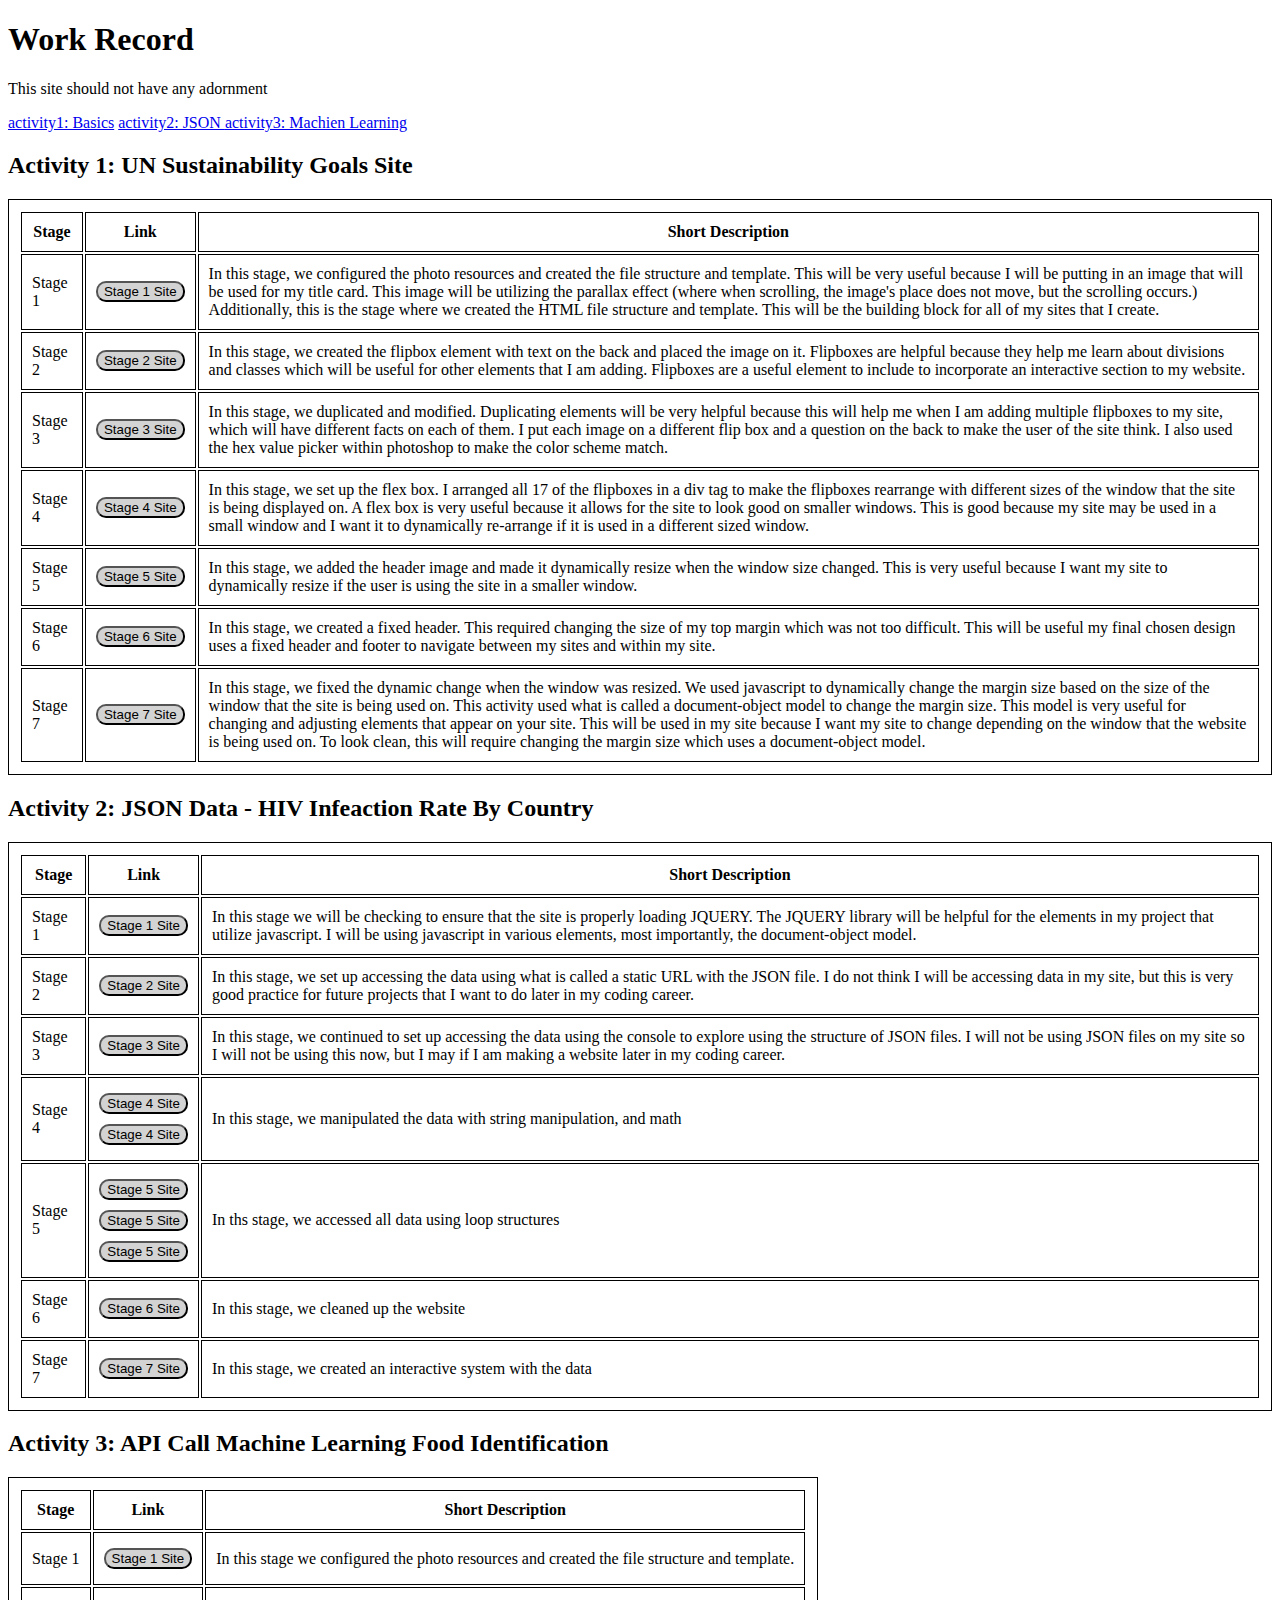
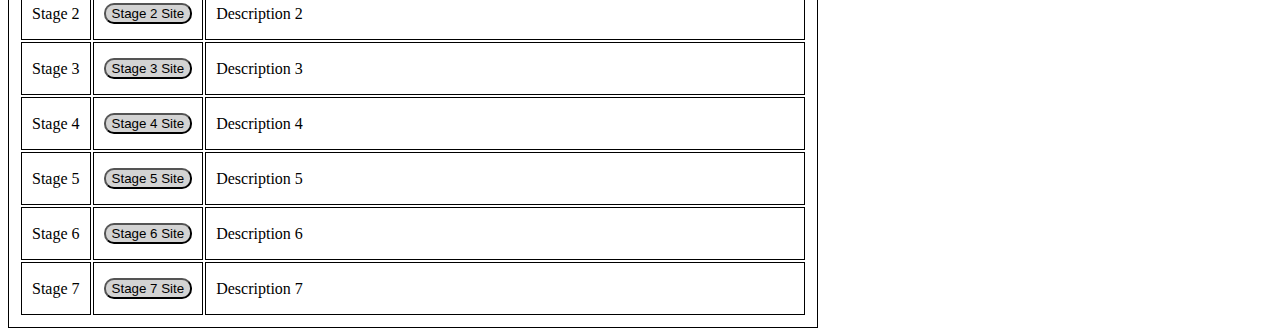
<file: index.html>
<!DOCTYPE HTML>
<html lang = "en">
  <head>
    <title>basicTable.html</title>
    <meta charset = "UTF-8" />
    <style>
    
    table, td, th {
      border: 1px solid black;
      padding: 10px;
    } 
    .center {
    
      margin-left: auto;
      margin-right: auto;
      margin-top: 5px;
      margin-bottom: 5px;
      width: 100%;
    }
    input {
      text-align: center;
      background-color: lightgrey;
      border-radius: 10px;
    }
    </style>
  </head>
  <body>
    <h1>Work Record</h1>
    <p>This site should not have any adornment</p>
    <a href="#activity1">activity1: Basics</a>
    <a href="#activity2">activity2: JSON </a>
    <a href="#activity3">activity3: Machien Learning</a>



    <a name="activity2"></a>
    <h2>Activity 1: UN Sustainability Goals Site</h2>
   
    <table>
      <tr>
        <th>Stage</th>
        <th>Link</th>
        <th>Short Description</th>
      </tr>
      <tr>
        <td>Stage 1</td>
        <td>
      <form action="Activity 1/ungoalstep1.html">
          <input class = "center" type="submit" value="Stage 1 Site" />
      </form>


        <td>In this stage, we configured the photo resources and created the file structure and template. This will be very useful because I will be putting in an image that will be used for my title card. This image will be utilizing the parallax effect (where when scrolling, the image's place does not move, but the scrolling occurs.) Additionally, this is the stage where we created the HTML file structure and template. This will be the building block for all of my sites that I create.</td>
      </tr>
      <tr>
        <td>Stage 2</td>
        <td>
          
      <form action="Activity 1/ungoalstep2.html">
          <input class = "center" type="submit" value="Stage 2 Site" />
      </form>

        </td>
        <td>In this stage, we created the flipbox element with text on the back and placed the image on it. Flipboxes are helpful because they help me learn about divisions and classes which will be useful for other elements that I am adding. Flipboxes are a useful element to include to incorporate an interactive section to my website.</td>
      </tr>
     
      <tr>
        <td>Stage 3</td>
        <td>
          
      <form action="Activity 1/ungoalstep3.html">
          <input class = "center" type="submit" value="Stage 3 Site" />
      </form>

        </td>
        <td>In this stage, we duplicated and modified. Duplicating elements will be very helpful because this will help me when I am adding multiple flipboxes to my site, which will have different facts on each of them. I put each image on a different flip box and a question on the back to make the user of the site think. I also used the hex value picker within photoshop to make the color scheme match.</td>
      </tr>

      <tr>
        <td>Stage 4</td>
        <td>
          
      <form action="Activity 1/ungoalstep4.html">
          <input class = "center" type="submit" value="Stage 4 Site" />
      </form>

        </td>
        <td>In this stage, we set up the flex box. I arranged all 17 of the flipboxes in a div tag to make the flipboxes rearrange with different sizes of the window that the site is being displayed on. A flex box is very useful because it allows for the site to look good on smaller windows. This is good because my site may be used in a small window and I want it to dynamically re-arrange if it is used in a different sized window.</td>
      </tr>

      <tr>
        <td>Stage 5</td>
        <td>
          
      <form action="Activity 1/ungoalstep5.html">
          <input class = "center" type="submit" value="Stage 5 Site" />
      </form>

        </td>
        <td>In this stage, we added the header image and made it dynamically resize when the window size changed. This is very useful because I want my site to dynamically resize if the user is using the site in a smaller window.</td>
      </tr>

      <tr>
        <td>Stage 6</td>
        <td>
          
      <form action="Activity 1/ungoalstep6.html">
          <input class = "center" type="submit" value="Stage 6 Site" />
      </form>

        </td>
        <td>In this stage, we created a fixed header. This required changing the size of my top margin which was not too difficult. This will be useful my final chosen design uses a fixed header and footer to navigate between my sites and within my site.</td>
      </tr>

      <tr>
        <td>Stage 7</td>
        <td>
          
      <form action="Activity 1/ungoalstep7.html">
          <input class = "center" type="submit" value="Stage 7 Site" />
      </form>

        </td>
        <td>In this stage, we fixed the dynamic change when the window was resized. We used javascript to dynamically change the margin size based on the size of the window that the site is being used on. This activity used what is called a document-object model to change the margin size. This model is very useful for changing and adjusting elements that appear on your site. This will be used in my site because I want my site to change depending on the window that the website is being used on. To look clean, this will require changing the margin size which uses a document-object model.</td>
      </tr>
     
    </table>

    <a name="activity2"></a>
    <h2>Activity 2: JSON Data - HIV Infeaction Rate By Country</h2>

        <table>
      <tr>
        <th>Stage</th>
        <th>Link</th>
        <th>Short Description</th>
      </tr>
      <tr>
        <td>Stage 1</td>
        <td>
      <form action="Activity 2/stage1JSON.html">
          <input class = "center" type="submit" value="Stage 1 Site" />
      </form>


        <td>In this stage we will be checking to ensure that the site is properly loading JQUERY. The JQUERY library will be helpful for the elements in my project that utilize javascript. I will be using javascript in various elements, most importantly, the document-object model.</td>
      </tr>
      <tr>
        <td>Stage 2</td>
        <td>
          
      <form action="Activity 2/stage2JSON.html">
          <input class = "center" type="submit" value="Stage 2 Site" />
      </form>

        </td>
        <td>In this stage, we set up accessing the data using what is called a static URL with the JSON file. I do not think I will be accessing data in my site, but this is very good practice for future projects that I want to do later in my coding career.</td>
      </tr>
     
      <tr>
        <td>Stage 3</td>
        <td>
          
      <form action="Activity 2/stage3JSON.html">
          <input class = "center" type="submit" value="Stage 3 Site" />
      </form>

        </td>
        <td>In this stage, we continued to set up accessing the data using the console to explore using the structure of JSON files. I will not be using JSON files on my site so I will not be using this now, but I may if I am making a website later in my coding career.</td>
      </tr>

      <tr>
        <td>Stage 4</td>
        <td>
          
      <form action="Activity 2/stage4aJSON.html">
          <input class = "center" type="submit" value="Stage 4 Site" />
      </form>
    
      <form action="Activity 2/stage4bJSON.html">
          <input class = "center" type="submit" value="Stage 4 Site" />
      </form>

        </td>
        <td>In this stage, we manipulated the data with string manipulation, and math</td>
      </tr>

      <tr>
        <td>Stage 5</td>
        <td>
          
      <form action="Activity 2/stage5aJSON.html">
          <input class = "center" type="submit" value="Stage 5 Site" />
      </form>
      <form action="Activity 2/stage5bJSON.html">
          <input class = "center" type="submit" value="Stage 5 Site" />
      </form>
      <form action="Activity 2/stage5cJSON.html">
          <input class = "center" type="submit" value="Stage 5 Site" />
      </form>

        </td>
        <td>In ths stage, we accessed all data using loop structures</td>
      </tr>

      <tr>
        <td>Stage 6</td>
        <td>
          
      <form action="Activity 2/stage6JSON.html">
          <input class = "center" type="submit" value="Stage 6 Site" />
      </form>

        </td>
        <td>In this stage, we cleaned up the website</td>
      </tr>

      <tr>
        <td>Stage 7</td>
        <td>
          
      <form action="Activity 2/stage7JSON.html">
          <input class = "center" type="submit" value="Stage 7 Site" />
      </form>

        </td>
        <td>In this stage, we created an interactive system with the data</td>
      </tr>
     
    </table>
    <a name="activity3"></a>
    <h2>Activity 3: API Call Machine Learning Food Identification</h2>
         <table>
      <tr>
        <th>Stage</th>
        <th>Link</th>
        <th>Short Description</th>
      </tr>
      <tr>
        <td>Stage 1</td>
        <td>
      <form action="Activity 1/ungoalstep1.html">
          <input class = "center" type="submit" value="Stage 1 Site" />
      </form>


        <td>In this stage we configured the photo resources and created the file structure and template.</td>
      </tr>
      <tr>
        <td>Stage 2</td>
        <td>
          
      <form action="Activity 1/ungoalstep2.html">
          <input class = "center" type="submit" value="Stage 2 Site" />
      </form>

        </td>
        <td>Description 2</td>
      </tr>
     
      <tr>
        <td>Stage 3</td>
        <td>
          
      <form action="Activity 1/ungoalstep3.html">
          <input class = "center" type="submit" value="Stage 3 Site" />
      </form>

        </td>
        <td>Description 3</td>
      </tr>

      <tr>
        <td>Stage 4</td>
        <td>
          
      <form action="Activity 1/ungoalstep4.html">
          <input class = "center" type="submit" value="Stage 4 Site" />
      </form>

        </td>
        <td>Description 4</td>
      </tr>

      <tr>
        <td>Stage 5</td>
        <td>
          
      <form action="Activity 1/ungoalstep5.html">
          <input class = "center" type="submit" value="Stage 5 Site" />
      </form>

        </td>
        <td>Description 5</td>
      </tr>

      <tr>
        <td>Stage 6</td>
        <td>
          
      <form action="Activity 1/ungoalstep6.html">
          <input class = "center" type="submit" value="Stage 6 Site" />
      </form>

        </td>
        <td>Description 6</td>
      </tr>

      <tr>
        <td>Stage 7</td>
        <td>
          
      <form action="Activity 1/ungoalstep7.html">
          <input class = "center" type="submit" value="Stage 7 Site" />
      </form>

        </td>
        <td>Description 7</td>
      </tr>
     
    </table>
  </body>
</html>
</file>
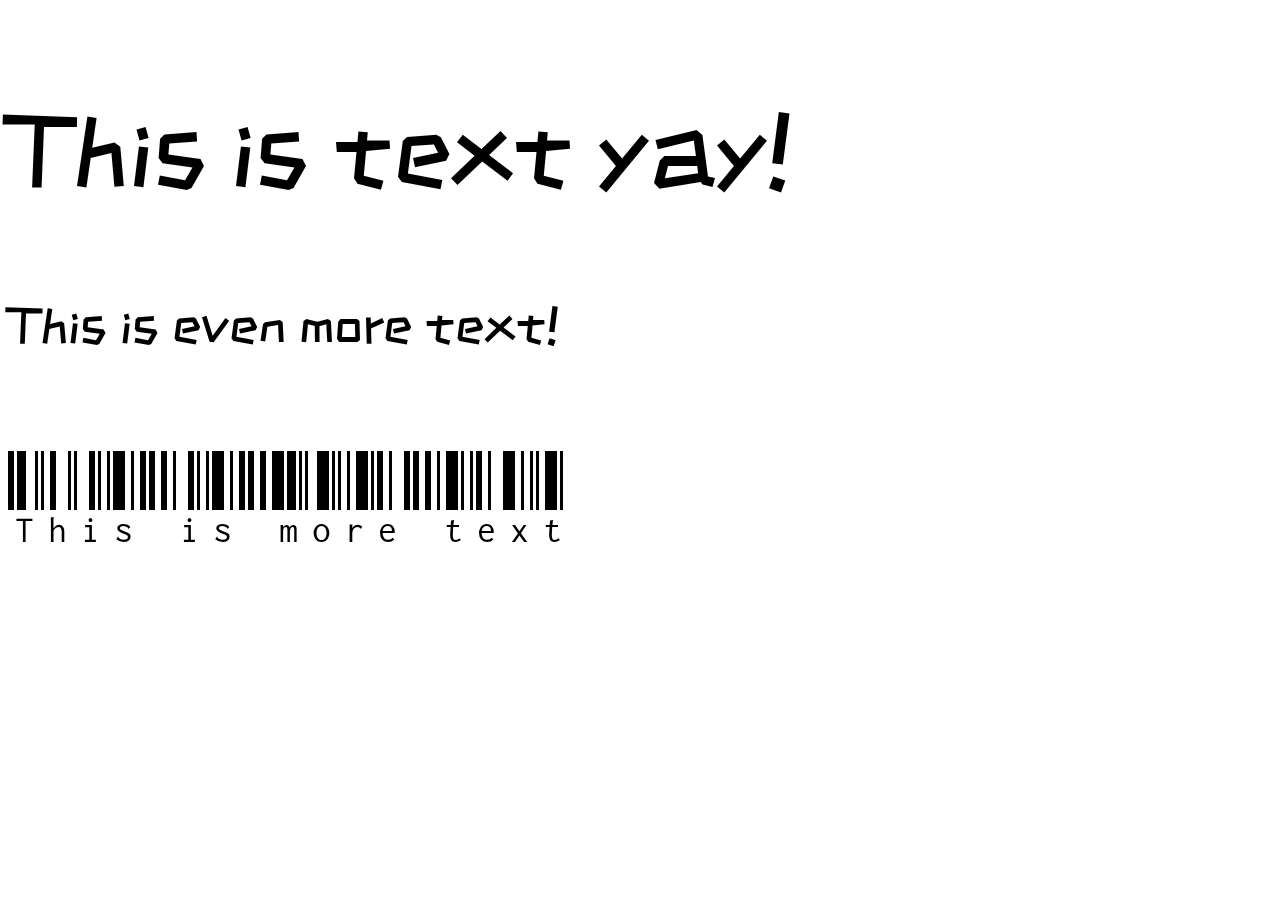
<file: fontdemo.html>
<!DOCTYPE html>
<html>
<head>
	<link href="https://fonts.googleapis.com/css?family=ZCOOL+KuaiLe" rel="stylesheet">
	<link href="https://fonts.googleapis.com/css?family=Libre+Barcode+128+Text|Libre+Barcode+39" rel="stylesheet">
	<title>Font Demo</title>
	<style>

		p {
			font-family: 'ZCOOL KuaiLe', cursive;
			font-size: 100px;
		}

	</style>
</head>
	
<body>
	<p> This is text yay!</p>
	<p style = "font-size:50px;"> This is even more text!</p>
	<p style = "font-family: 'Libre Barcode 128 Text', cursive;" "font-size: 120px;"> This is more text</p>
</body>
</html>
</file>
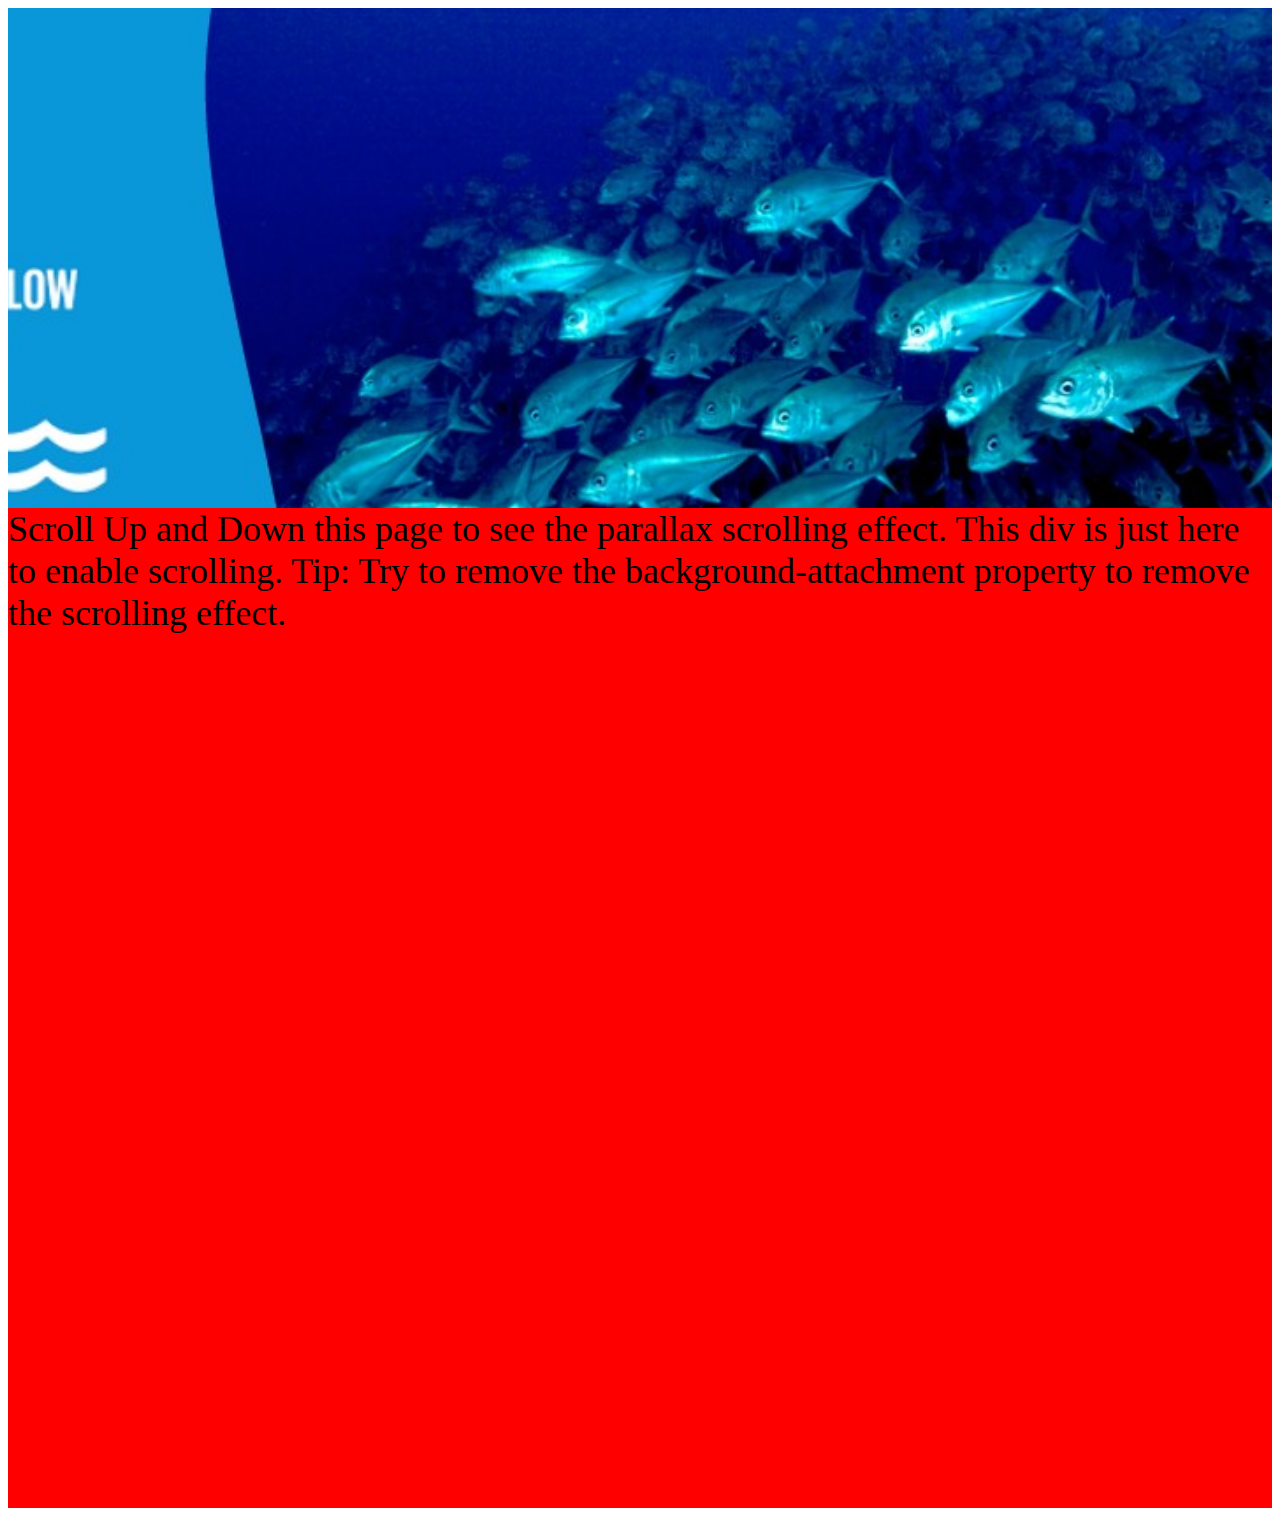
<file: parallax.html>
<!DOCTYPE html>
<html>
<head>
  <title>parallax try</title>

<style>
.parallax { 
  /* The image used */
  background-image: url("lifebelow.jpg");

  /* Set a specific height */
  height: 500px; 

  /* Create the parallax scrolling effect */
  background-attachment: fixed;
  background-position: center;
  background-repeat: no-repeat;
  background-size: cover;
}
</style>





</head>
<body>
<!-- Container element -->
<div class="parallax"></div>

<div style="height:1000px;background-color:red;font-size:36px">
Scroll Up and Down this page to see the parallax scrolling effect.
This div is just here to enable scrolling.
Tip: Try to remove the background-attachment property to remove the scrolling effect.
</div>


</body>
</html>
</file>
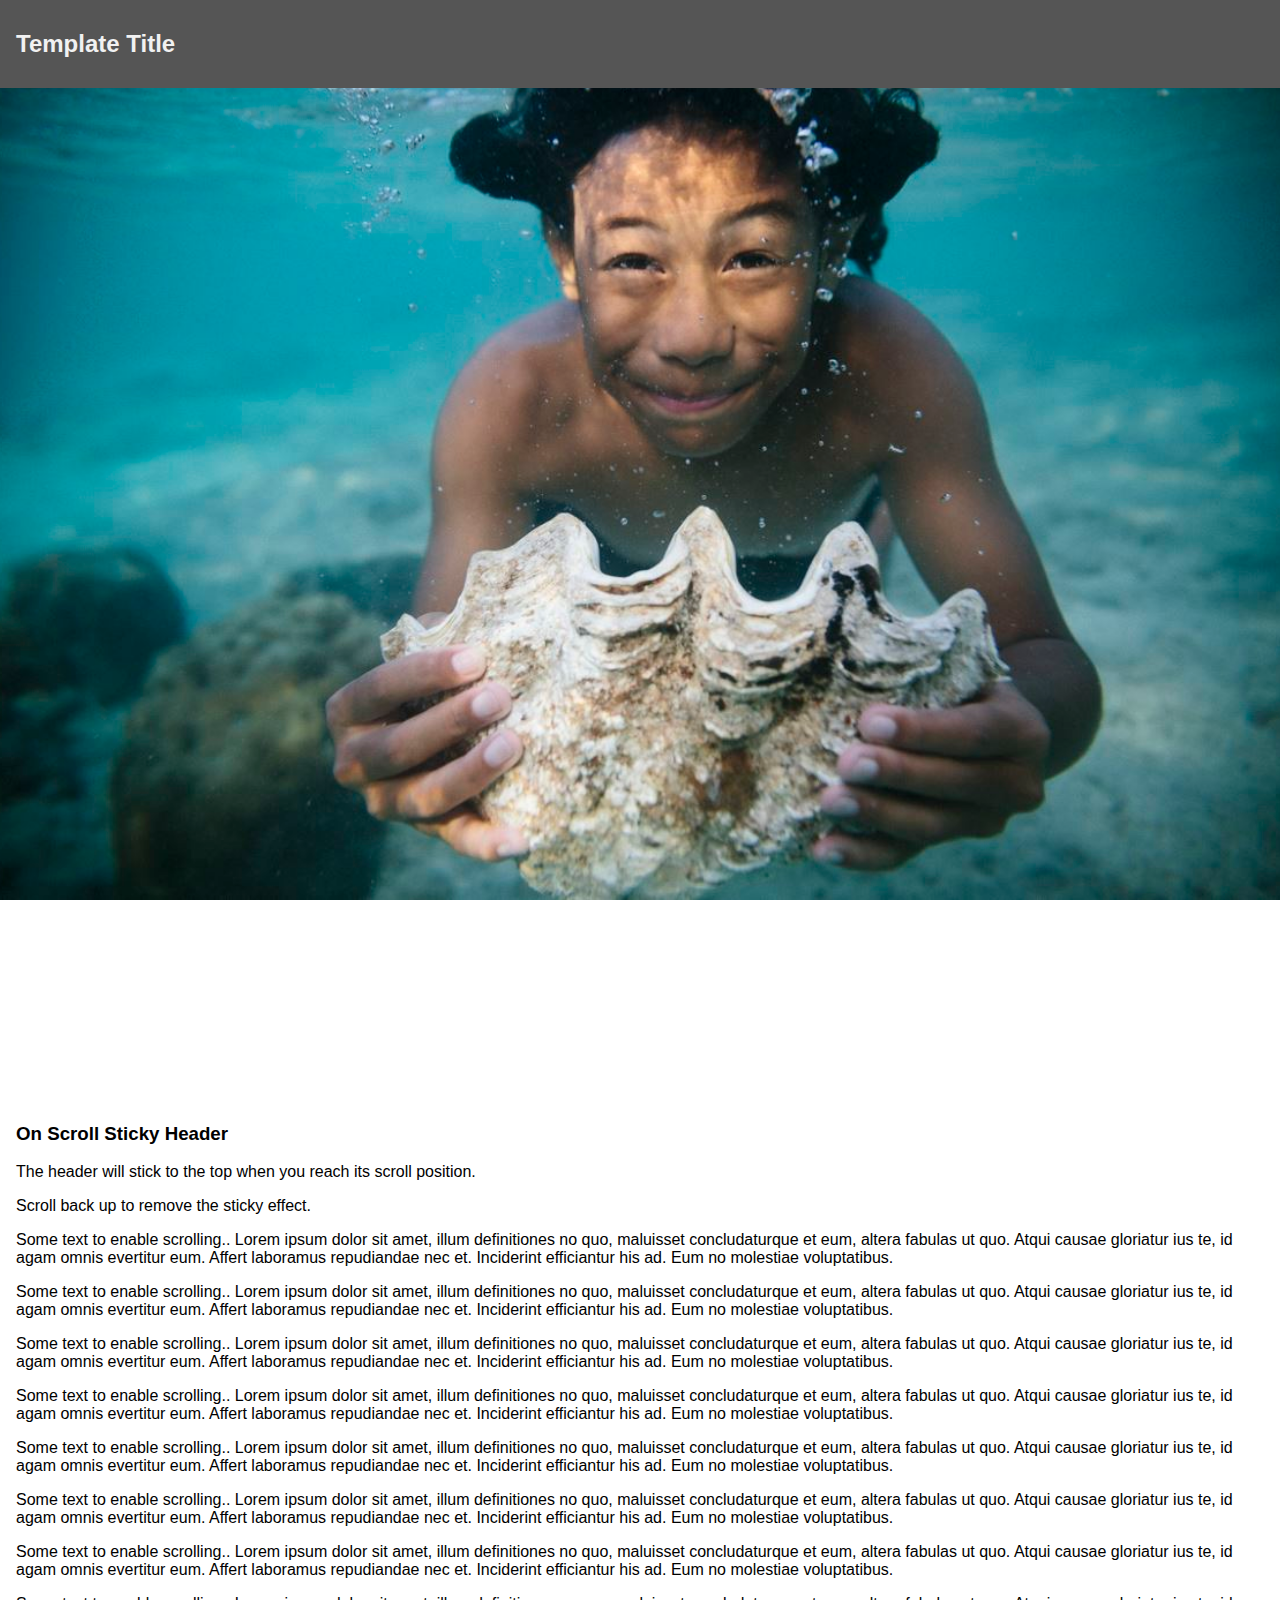
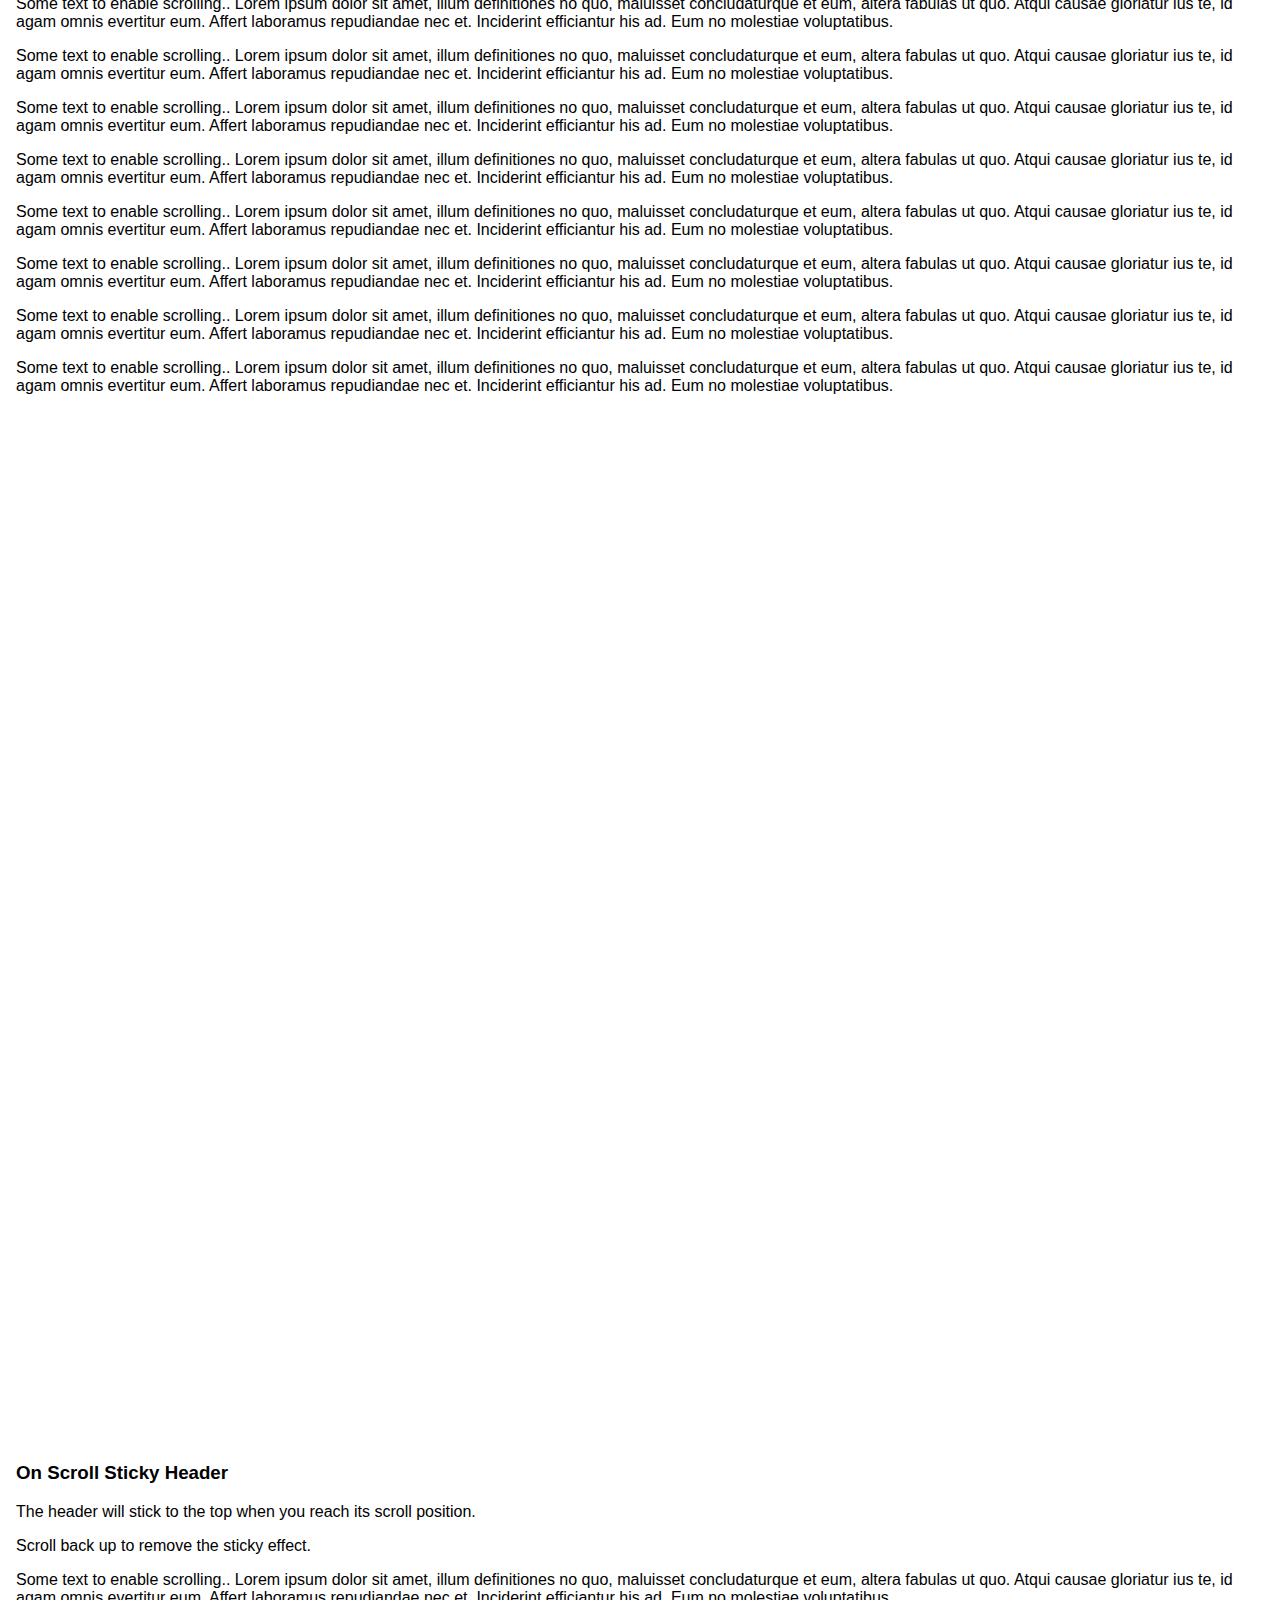
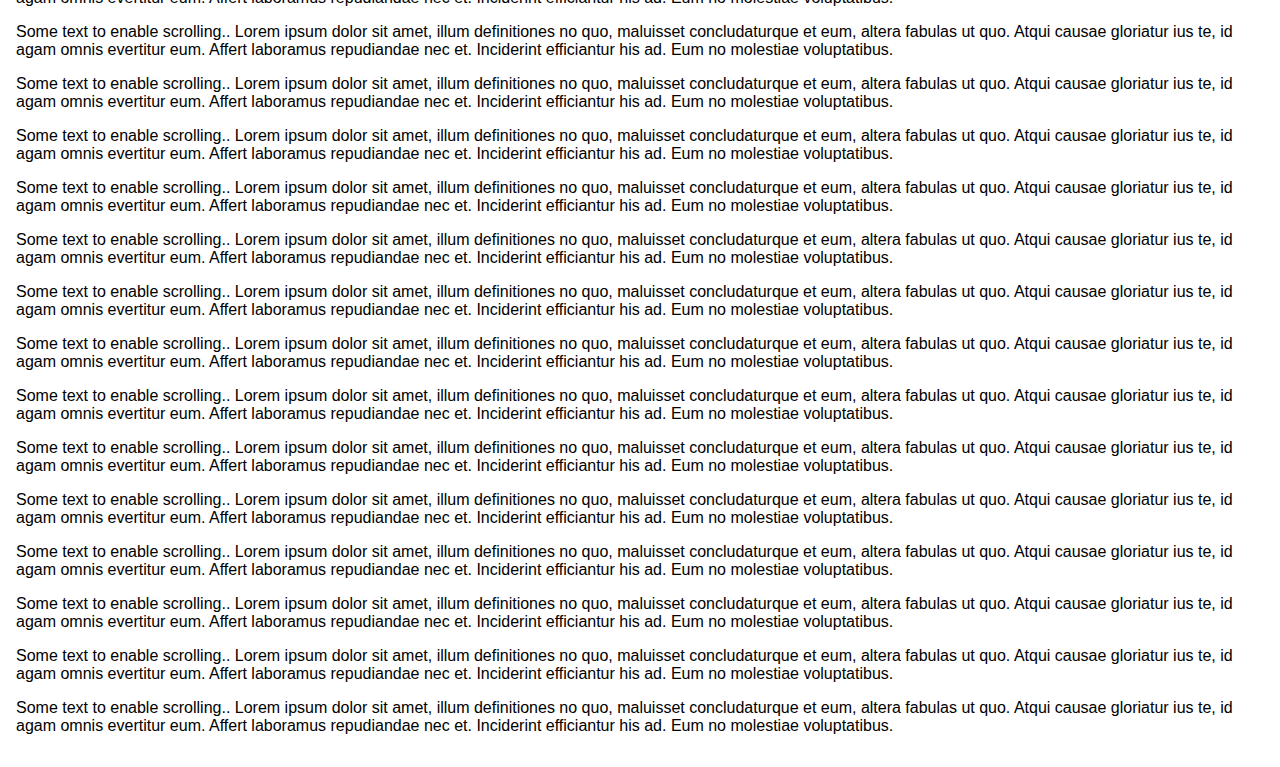
<file: template.html>
<!DOCTYPE html>
<html>
<head>
<meta name="viewport" content="width=device-width, initial-scale=1">

  <style>

    body {
      margin: 0;
      font-family: Arial, Helvetica, sans-serif;
    }

    .top-container {
      background-color: #f1f1f1;
      padding: 30px;
      text-align: center;
    }

    .header {
      padding: 10px 16px;
      background: #555;
      color: #f1f1f1;
    }

    .content {
      padding: 16px;
    }

    .sticky {
      position: fixed;
      top: 0;
      width: 100%;
    }

    .sticky + .content {
      padding-top: 102px;
    }

    .parallax { 
      /* The image used */
      background-image: url("life.jpg");
      height:1000px;

      /* Create the parallax scrolling effect */
      background-attachment: fixed;
      background-position: center;
      background-repeat: no-repeat;
      background-size: cover;
    }




  </style>
</head>
<body>

<div class="header" id="myHeader">
  <h2>Template Title</h2>
</div>



<div class="parallax"></div>

<div class="content">
  <h3>On Scroll Sticky Header</h3>
  <p>The header will stick to the top when you reach its scroll position.</p>
  <p>Scroll back up to remove the sticky effect.</p>
  <p>Some text to enable scrolling.. Lorem ipsum dolor sit amet, illum definitiones no quo, maluisset concludaturque et eum, altera fabulas ut quo. Atqui causae gloriatur ius te, id agam omnis evertitur eum. Affert laboramus repudiandae nec et. Inciderint efficiantur his ad. Eum no molestiae voluptatibus.</p>
  <p>Some text to enable scrolling.. Lorem ipsum dolor sit amet, illum definitiones no quo, maluisset concludaturque et eum, altera fabulas ut quo. Atqui causae gloriatur ius te, id agam omnis evertitur eum. Affert laboramus repudiandae nec et. Inciderint efficiantur his ad. Eum no molestiae voluptatibus.</p>
  <p>Some text to enable scrolling.. Lorem ipsum dolor sit amet, illum definitiones no quo, maluisset concludaturque et eum, altera fabulas ut quo. Atqui causae gloriatur ius te, id agam omnis evertitur eum. Affert laboramus repudiandae nec et. Inciderint efficiantur his ad. Eum no molestiae voluptatibus.</p>
  <p>Some text to enable scrolling.. Lorem ipsum dolor sit amet, illum definitiones no quo, maluisset concludaturque et eum, altera fabulas ut quo. Atqui causae gloriatur ius te, id agam omnis evertitur eum. Affert laboramus repudiandae nec et. Inciderint efficiantur his ad. Eum no molestiae voluptatibus.</p><p>Some text to enable scrolling.. Lorem ipsum dolor sit amet, illum definitiones no quo, maluisset concludaturque et eum, altera fabulas ut quo. Atqui causae gloriatur ius te, id agam omnis evertitur eum. Affert laboramus repudiandae nec et. Inciderint efficiantur his ad. Eum no molestiae voluptatibus.</p>  <p>Some text to enable scrolling.. Lorem ipsum dolor sit amet, illum definitiones no quo, maluisset concludaturque et eum, altera fabulas ut quo. Atqui causae gloriatur ius te, id agam omnis evertitur eum. Affert laboramus repudiandae nec et. Inciderint efficiantur his ad. Eum no molestiae voluptatibus.</p><p>Some text to enable scrolling.. Lorem ipsum dolor sit amet, illum definitiones no quo, maluisset concludaturque et eum, altera fabulas ut quo. Atqui causae gloriatur ius te, id agam omnis evertitur eum. Affert laboramus repudiandae nec et. Inciderint efficiantur his ad. Eum no molestiae voluptatibus.</p>  <p>Some text to enable scrolling.. Lorem ipsum dolor sit amet, illum definitiones no quo, maluisset concludaturque et eum, altera fabulas ut quo. Atqui causae gloriatur ius te, id agam omnis evertitur eum. Affert laboramus repudiandae nec et. Inciderint efficiantur his ad. Eum no molestiae voluptatibus.</p><p>Some text to enable scrolling.. Lorem ipsum dolor sit amet, illum definitiones no quo, maluisset concludaturque et eum, altera fabulas ut quo. Atqui causae gloriatur ius te, id agam omnis evertitur eum. Affert laboramus repudiandae nec et. Inciderint efficiantur his ad. Eum no molestiae voluptatibus.</p>  <p>Some text to enable scrolling.. Lorem ipsum dolor sit amet, illum definitiones no quo, maluisset concludaturque et eum, altera fabulas ut quo. Atqui causae gloriatur ius te, id agam omnis evertitur eum. Affert laboramus repudiandae nec et. Inciderint efficiantur his ad. Eum no molestiae voluptatibus.</p><p>Some text to enable scrolling.. Lorem ipsum dolor sit amet, illum definitiones no quo, maluisset concludaturque et eum, altera fabulas ut quo. Atqui causae gloriatur ius te, id agam omnis evertitur eum. Affert laboramus repudiandae nec et. Inciderint efficiantur his ad. Eum no molestiae voluptatibus.</p>
  <p>Some text to enable scrolling.. Lorem ipsum dolor sit amet, illum definitiones no quo, maluisset concludaturque et eum, altera fabulas ut quo. Atqui causae gloriatur ius te, id agam omnis evertitur eum. Affert laboramus repudiandae nec et. Inciderint efficiantur his ad. Eum no molestiae voluptatibus.</p>
  <p>Some text to enable scrolling.. Lorem ipsum dolor sit amet, illum definitiones no quo, maluisset concludaturque et eum, altera fabulas ut quo. Atqui causae gloriatur ius te, id agam omnis evertitur eum. Affert laboramus repudiandae nec et. Inciderint efficiantur his ad. Eum no molestiae voluptatibus.</p>
  <p>Some text to enable scrolling.. Lorem ipsum dolor sit amet, illum definitiones no quo, maluisset concludaturque et eum, altera fabulas ut quo. Atqui causae gloriatur ius te, id agam omnis evertitur eum. Affert laboramus repudiandae nec et. Inciderint efficiantur his ad. Eum no molestiae voluptatibus.</p>
  <p>Some text to enable scrolling.. Lorem ipsum dolor sit amet, illum definitiones no quo, maluisset concludaturque et eum, altera fabulas ut quo. Atqui causae gloriatur ius te, id agam omnis evertitur eum. Affert laboramus repudiandae nec et. Inciderint efficiantur his ad. Eum no molestiae voluptatibus.</p>
</div>





<div class="parallax"></div>

<div class="content">
  <h3>On Scroll Sticky Header</h3>
  <p>The header will stick to the top when you reach its scroll position.</p>
  <p>Scroll back up to remove the sticky effect.</p>
  <p>Some text to enable scrolling.. Lorem ipsum dolor sit amet, illum definitiones no quo, maluisset concludaturque et eum, altera fabulas ut quo. Atqui causae gloriatur ius te, id agam omnis evertitur eum. Affert laboramus repudiandae nec et. Inciderint efficiantur his ad. Eum no molestiae voluptatibus.</p>
  <p>Some text to enable scrolling.. Lorem ipsum dolor sit amet, illum definitiones no quo, maluisset concludaturque et eum, altera fabulas ut quo. Atqui causae gloriatur ius te, id agam omnis evertitur eum. Affert laboramus repudiandae nec et. Inciderint efficiantur his ad. Eum no molestiae voluptatibus.</p>
  <p>Some text to enable scrolling.. Lorem ipsum dolor sit amet, illum definitiones no quo, maluisset concludaturque et eum, altera fabulas ut quo. Atqui causae gloriatur ius te, id agam omnis evertitur eum. Affert laboramus repudiandae nec et. Inciderint efficiantur his ad. Eum no molestiae voluptatibus.</p>
  <p>Some text to enable scrolling.. Lorem ipsum dolor sit amet, illum definitiones no quo, maluisset concludaturque et eum, altera fabulas ut quo. Atqui causae gloriatur ius te, id agam omnis evertitur eum. Affert laboramus repudiandae nec et. Inciderint efficiantur his ad. Eum no molestiae voluptatibus.</p><p>Some text to enable scrolling.. Lorem ipsum dolor sit amet, illum definitiones no quo, maluisset concludaturque et eum, altera fabulas ut quo. Atqui causae gloriatur ius te, id agam omnis evertitur eum. Affert laboramus repudiandae nec et. Inciderint efficiantur his ad. Eum no molestiae voluptatibus.</p>  <p>Some text to enable scrolling.. Lorem ipsum dolor sit amet, illum definitiones no quo, maluisset concludaturque et eum, altera fabulas ut quo. Atqui causae gloriatur ius te, id agam omnis evertitur eum. Affert laboramus repudiandae nec et. Inciderint efficiantur his ad. Eum no molestiae voluptatibus.</p><p>Some text to enable scrolling.. Lorem ipsum dolor sit amet, illum definitiones no quo, maluisset concludaturque et eum, altera fabulas ut quo. Atqui causae gloriatur ius te, id agam omnis evertitur eum. Affert laboramus repudiandae nec et. Inciderint efficiantur his ad. Eum no molestiae voluptatibus.</p>  <p>Some text to enable scrolling.. Lorem ipsum dolor sit amet, illum definitiones no quo, maluisset concludaturque et eum, altera fabulas ut quo. Atqui causae gloriatur ius te, id agam omnis evertitur eum. Affert laboramus repudiandae nec et. Inciderint efficiantur his ad. Eum no molestiae voluptatibus.</p><p>Some text to enable scrolling.. Lorem ipsum dolor sit amet, illum definitiones no quo, maluisset concludaturque et eum, altera fabulas ut quo. Atqui causae gloriatur ius te, id agam omnis evertitur eum. Affert laboramus repudiandae nec et. Inciderint efficiantur his ad. Eum no molestiae voluptatibus.</p>  <p>Some text to enable scrolling.. Lorem ipsum dolor sit amet, illum definitiones no quo, maluisset concludaturque et eum, altera fabulas ut quo. Atqui causae gloriatur ius te, id agam omnis evertitur eum. Affert laboramus repudiandae nec et. Inciderint efficiantur his ad. Eum no molestiae voluptatibus.</p><p>Some text to enable scrolling.. Lorem ipsum dolor sit amet, illum definitiones no quo, maluisset concludaturque et eum, altera fabulas ut quo. Atqui causae gloriatur ius te, id agam omnis evertitur eum. Affert laboramus repudiandae nec et. Inciderint efficiantur his ad. Eum no molestiae voluptatibus.</p>
  <p>Some text to enable scrolling.. Lorem ipsum dolor sit amet, illum definitiones no quo, maluisset concludaturque et eum, altera fabulas ut quo. Atqui causae gloriatur ius te, id agam omnis evertitur eum. Affert laboramus repudiandae nec et. Inciderint efficiantur his ad. Eum no molestiae voluptatibus.</p>
  <p>Some text to enable scrolling.. Lorem ipsum dolor sit amet, illum definitiones no quo, maluisset concludaturque et eum, altera fabulas ut quo. Atqui causae gloriatur ius te, id agam omnis evertitur eum. Affert laboramus repudiandae nec et. Inciderint efficiantur his ad. Eum no molestiae voluptatibus.</p>
  <p>Some text to enable scrolling.. Lorem ipsum dolor sit amet, illum definitiones no quo, maluisset concludaturque et eum, altera fabulas ut quo. Atqui causae gloriatur ius te, id agam omnis evertitur eum. Affert laboramus repudiandae nec et. Inciderint efficiantur his ad. Eum no molestiae voluptatibus.</p>
  <p>Some text to enable scrolling.. Lorem ipsum dolor sit amet, illum definitiones no quo, maluisset concludaturque et eum, altera fabulas ut quo. Atqui causae gloriatur ius te, id agam omnis evertitur eum. Affert laboramus repudiandae nec et. Inciderint efficiantur his ad. Eum no molestiae voluptatibus.</p>
</div>




<script>
window.onscroll = function() {myFunction()};

var header = document.getElementById("myHeader");
var sticky = header.offsetTop;

function myFunction() {
  if (window.pageYOffset > sticky) {
    header.classList.add("sticky");
  } else {
    header.classList.remove("sticky");
  }
}
</script>

</body>
</html>
</file>
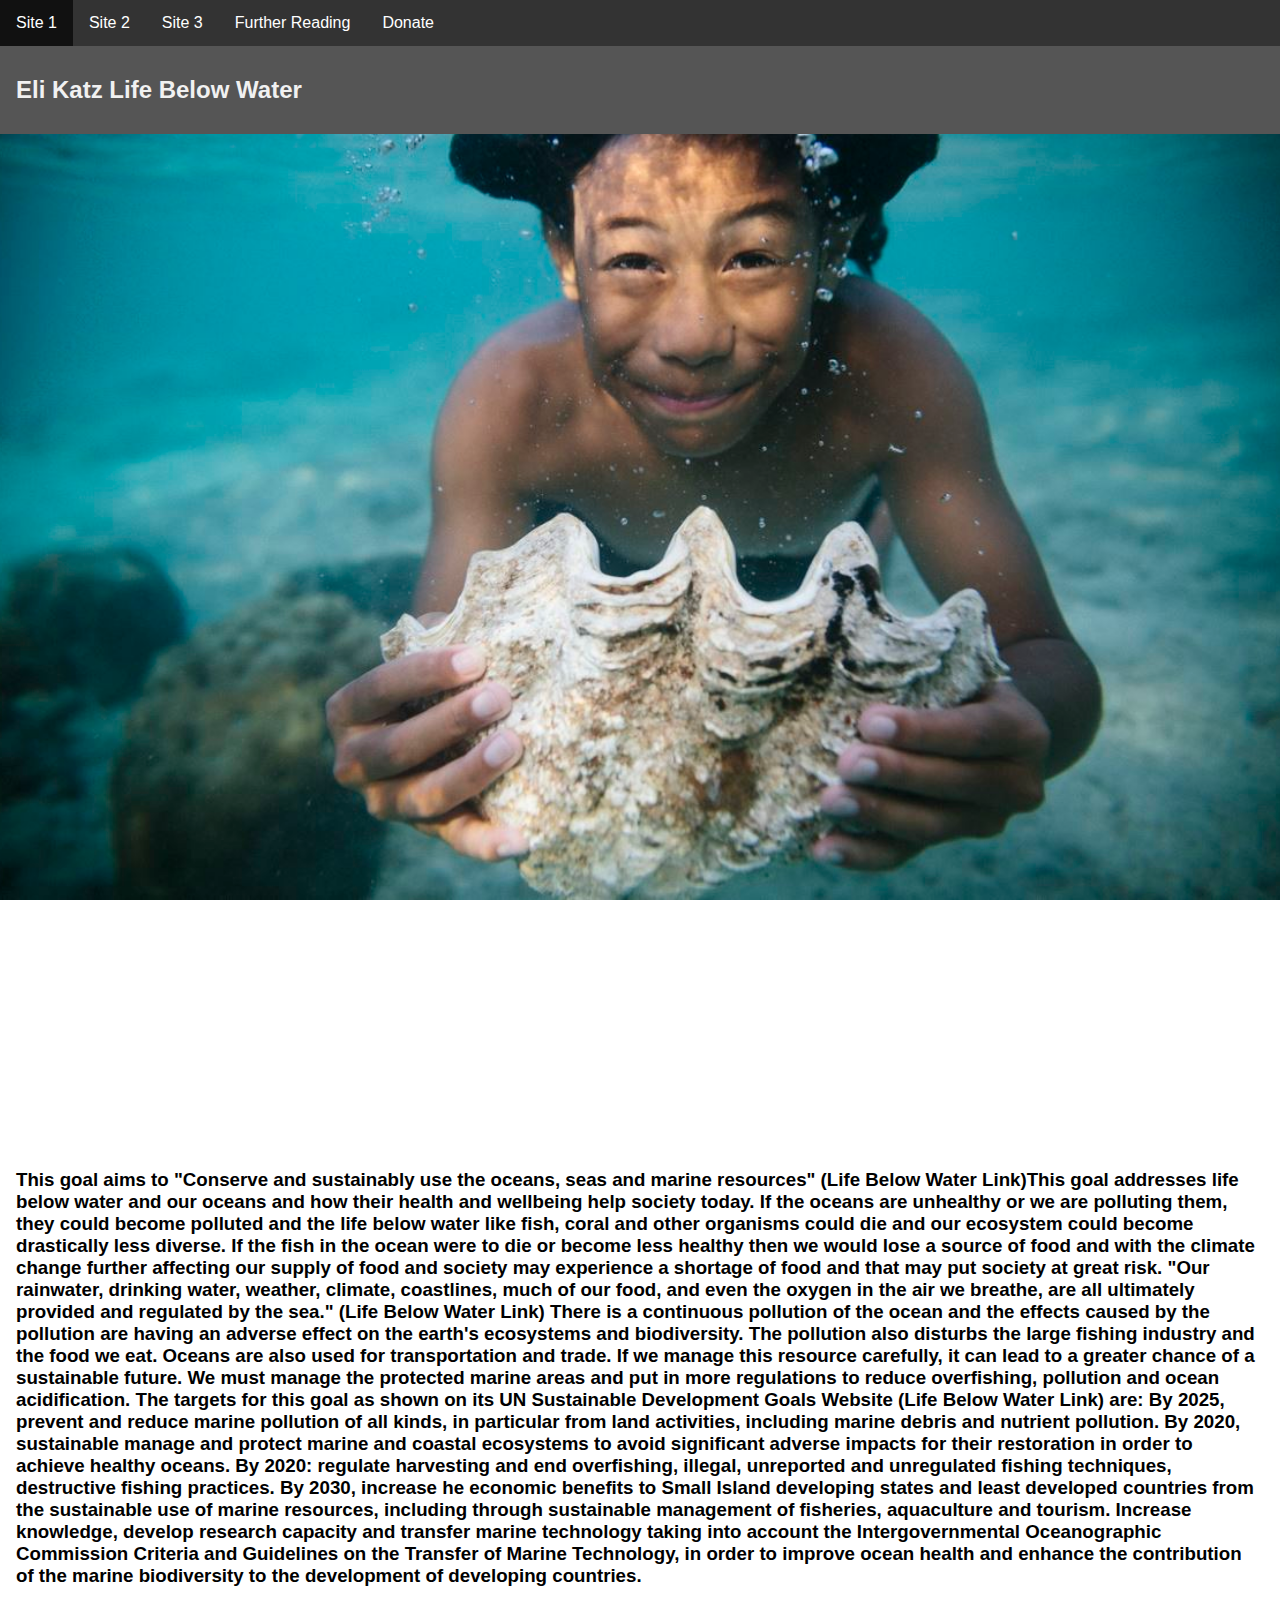
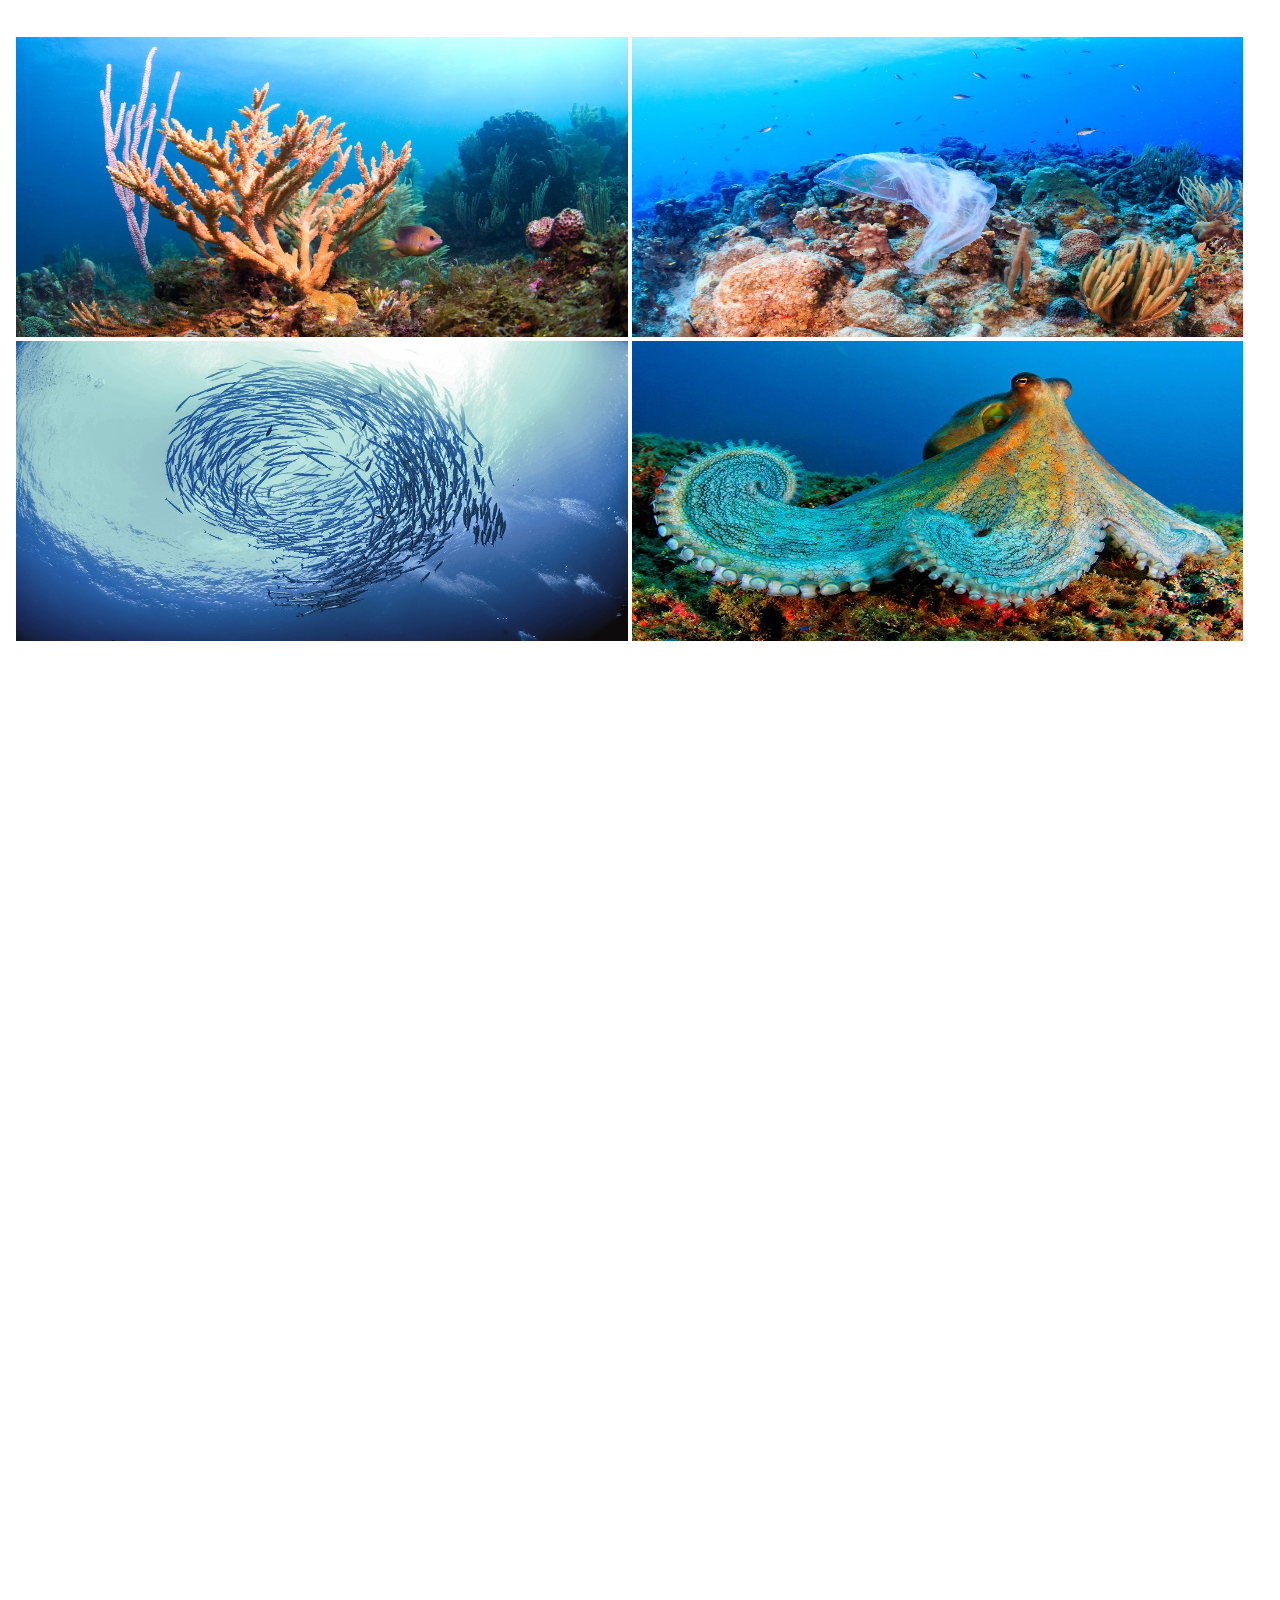
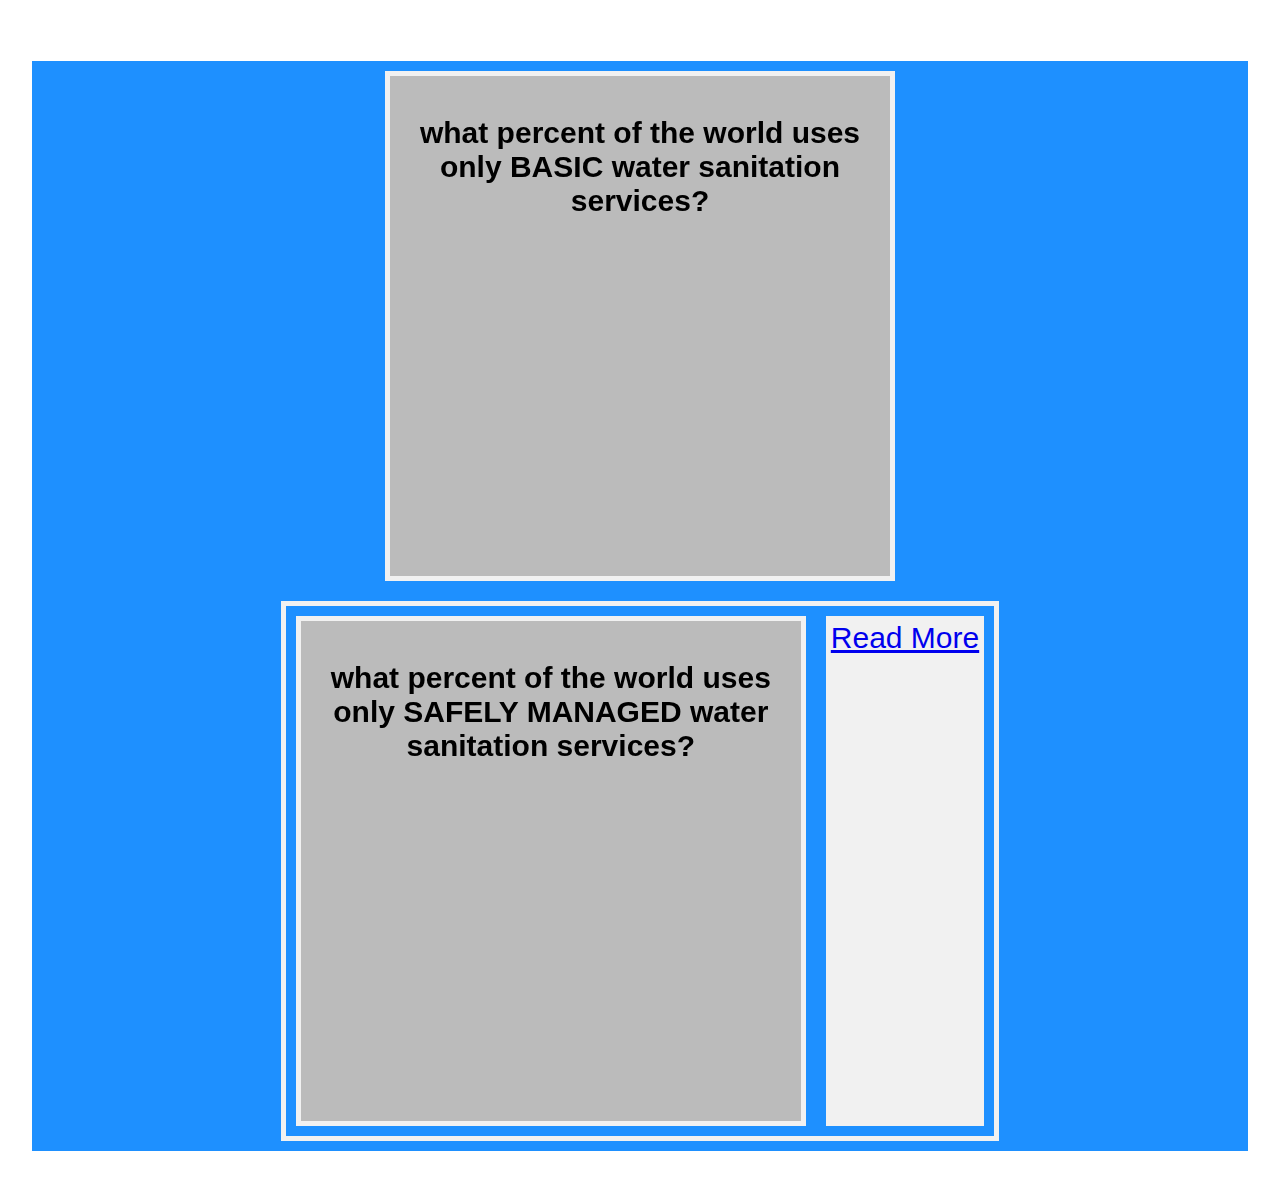
<file: template1.html>
<!DOCTYPE html>
<html>
<head>
<meta name="viewport" content="width=device-width, initial-scale=1">
<link rel="stylesheet" type="text/css" href="style-ek.css">
<style>
ul {
  list-style-type: none;
  margin: 0;
  padding: 0;
  overflow: hidden;
  background-color: #333;
}

li {
  float: left;
}

li a {
  display: block;
  color: white;
  text-align: center;
  padding: 14px 16px;
  text-decoration: none;
}

li a:hover {
  background-color: #111;
}
</style>

<ul>
  <li><a class="active" href="#Site 1">Site 1</a></li>
  <li><a href="#Site 2">Site 2</a></li>
  <li><a href="#Site 3">Site 3</a></li>
  <li><a href="#Further Reading">Further Reading</a></li>
  <li><a href="#Donate">Donate</a></li>
</ul>
</head>
<body>

<div class="header" id="myHeader">
  <h2>Eli Katz Life Below Water</h2>
</div>



<div class="parallax"></div>

  <div class="content">
    <h3>This goal aims to "Conserve and sustainably use the oceans, seas and marine resources" (Life Below Water Link)This goal addresses life below water and our oceans and how their health and wellbeing help society today. If the oceans are unhealthy or we are polluting them, they could become polluted and the life below water like fish, coral and other organisms could die and our ecosystem could become drastically less diverse. If the fish in the ocean were to die or become less healthy then we would lose a source of food and with the climate change further affecting our supply of food and society may experience a shortage of food and that may put society at great risk. "Our rainwater, drinking water, weather, climate, coastlines, much of our food, and even the oxygen in the air we breathe, are all ultimately provided and regulated by the sea." (Life Below Water Link) There is a continuous pollution of the ocean and the effects caused by the pollution are having an adverse effect on the earth's ecosystems and biodiversity. The pollution also disturbs the large fishing industry and the food we eat. Oceans are also used for transportation and trade. If we manage this resource carefully, it can lead to a greater chance of a sustainable future. We must manage the protected marine areas and put in more regulations to reduce overfishing, pollution and ocean acidification. The targets for this goal as shown on its UN Sustainable Development Goals Website (Life Below Water Link) are: By 2025, prevent and reduce marine pollution of all kinds, in particular from land activities, including marine debris and nutrient pollution. By 2020, sustainable manage and protect marine and coastal ecosystems to avoid significant adverse impacts for their restoration in order to achieve healthy oceans. By 2020: regulate harvesting and end overfishing, illegal, unreported and unregulated fishing techniques, destructive fishing practices. By 2030, increase he economic benefits to Small Island developing states and least developed countries from the sustainable use of marine resources, including through sustainable management of fisheries, aquaculture and tourism. Increase knowledge, develop research capacity and transfer marine technology taking into account the Intergovernmental Oceanographic Commission Criteria and Guidelines on the Transfer of Marine Technology, in order to improve ocean health and enhance the contribution of the marine biodiversity to the development of developing countries.</h3>
  
  </div>
  <div class="content">
    <img src="coral.jpg" style="float: center; width: 49%; height:300px;">
    <img src="plastic.jpg" style="float: center; width: 49%; height:300px;">
    <img src="school.jpg" style="float: center; width: 49%; height:300px;">
    <img src="octo.jpg" style="float: center; width: 49%; height:300px;">



<div class="parallax"></div>

<div class="content">
  <div class = "flex-container">
  <div class="flip-box">
    <div class="flip-box-inner">
      <div class="flip-box-front">
        <h4> what percent of the world uses only BASIC water sanitation services? </h4>
      </div>
      <div class="flip-box-back"= style="background-color:#EB1C23">
         
        <p> <font size="5"> In the world during 2015, 68% of the global population use at least basic sanitation services. Compared to in 2005, 62% of the world use at least basic sanitation services. The use of basic sanitation services is important but could be improved because a population that is not using basic sanitation services could develop illness or could be dumping waste into the water and polluting the oceans. </font> </p>

      </div>
    </div>
  </div>




<div class="content">
  <div class = "flex-container">
  <div class="flip-box">
    <div class="flip-box-inner">
      <div class="flip-box-front">
        <h4> what percent of the world uses only SAFELY MANAGED water sanitation services? </h4>
      </div>
      <div class="flip-box-back"= style="background-color:#EB1C23">
         
        <p> <font size="4"> In the world during 2015, 39% of the global population use safely managed sanitation services. Compared to in 2005 when only 31% of the world is using safely managed sanitation services. This use of safely managed sanitation services is important and good for the environment though it may pollute the water because of the chemical runoff for sanitation services but the chemical runoff is significantly less in safely managed sanitation services than in basic sanitation services because safely managed sanitation may produce less chemical runoff than basically managed services </font> </p>

      </div>
    </div>
  </div>


<div class="content">
   <a href=https://www.undp.org/content/undp/en/home/sustainable-development-goals/goal-14-life-below-water.html/>Read More</a>
</div>




<script>
window.onscroll = function() {myFunction()};

var header = document.getElementById("myHeader");
var sticky = header.offsetTop;

function myFunction() {
  if (window.pageYOffset > sticky) {
    header.classList.add("sticky");
  } else {
    header.classList.remove("sticky");
  }
}
</script>

</body>
</html>
</file>
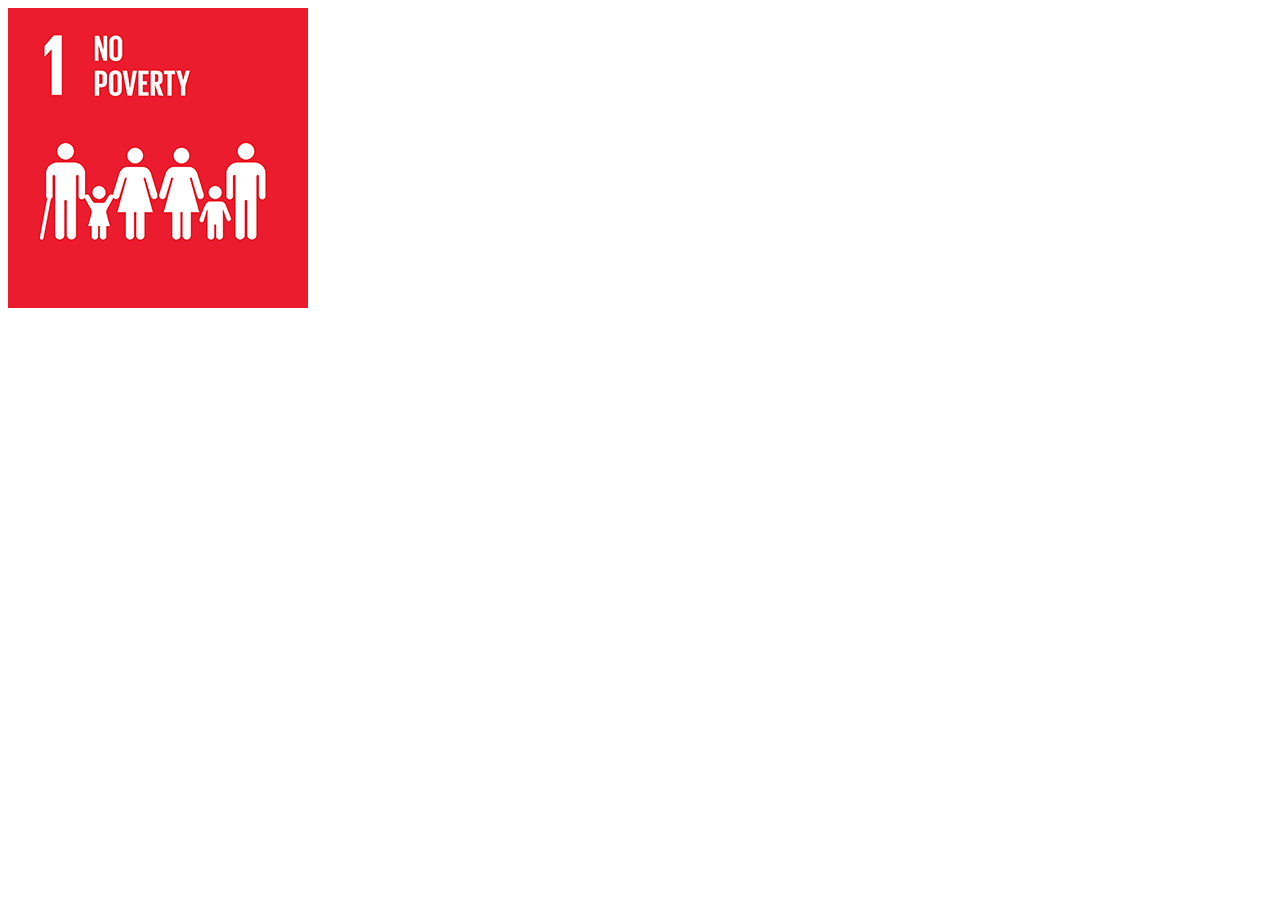
<file: Activity 1 work/ungoalstep2.html>
<!DOCTYPE html>
<html>
<head>
	<title>UN Goals Step 2</title>
<style>
body {
  font-family: Arial, Helvetica, sans-serif;
}

.flip-box {
  background-color: transparent;
  width: 300px;
  height: 300px;
  perspective: 1000px;
}

.flip-box-inner {
  position: relative;
  width: 100%;
  height: 100%;
  text-align: center;
  transition: transform 0.8s;
  transform-style: preserve-3d;
}

.flip-box:hover .flip-box-inner {
  transform: rotateY(180deg);
}

.flip-box-front, .flip-box-back {
  position: absolute;
  width: 100%;
  height: 100%;
  backface-visibility: hidden;
}

.flip-box-front {
  background-color: #bbb;
  color: black;
}

.flip-box-back {
  background-color: red;
  color: white;
  transform: rotateY(180deg);
}

.flip-box:hover .flip-box-inner {
  transform: rotateX(180deg);
}

.flip-box-back {
  transform: rotateX(180deg);
}
</style>

</head>
<body>

</body>
</html>

<div class="flip-box">
  <div class="flip-box-inner">
    <div class="flip-box-front">
      <img src="UNimages/UN1.png" alt="Avatar" style="width:300px; height:300px;"/>
    </div>
    <div class="flip-box-back"=background-color:#EB1C23>
      <h3>No Poverty</h3>
      <p>What causes the imbalance of wages in today's society?</p>
    </div>
  </div>
</div>
</file>
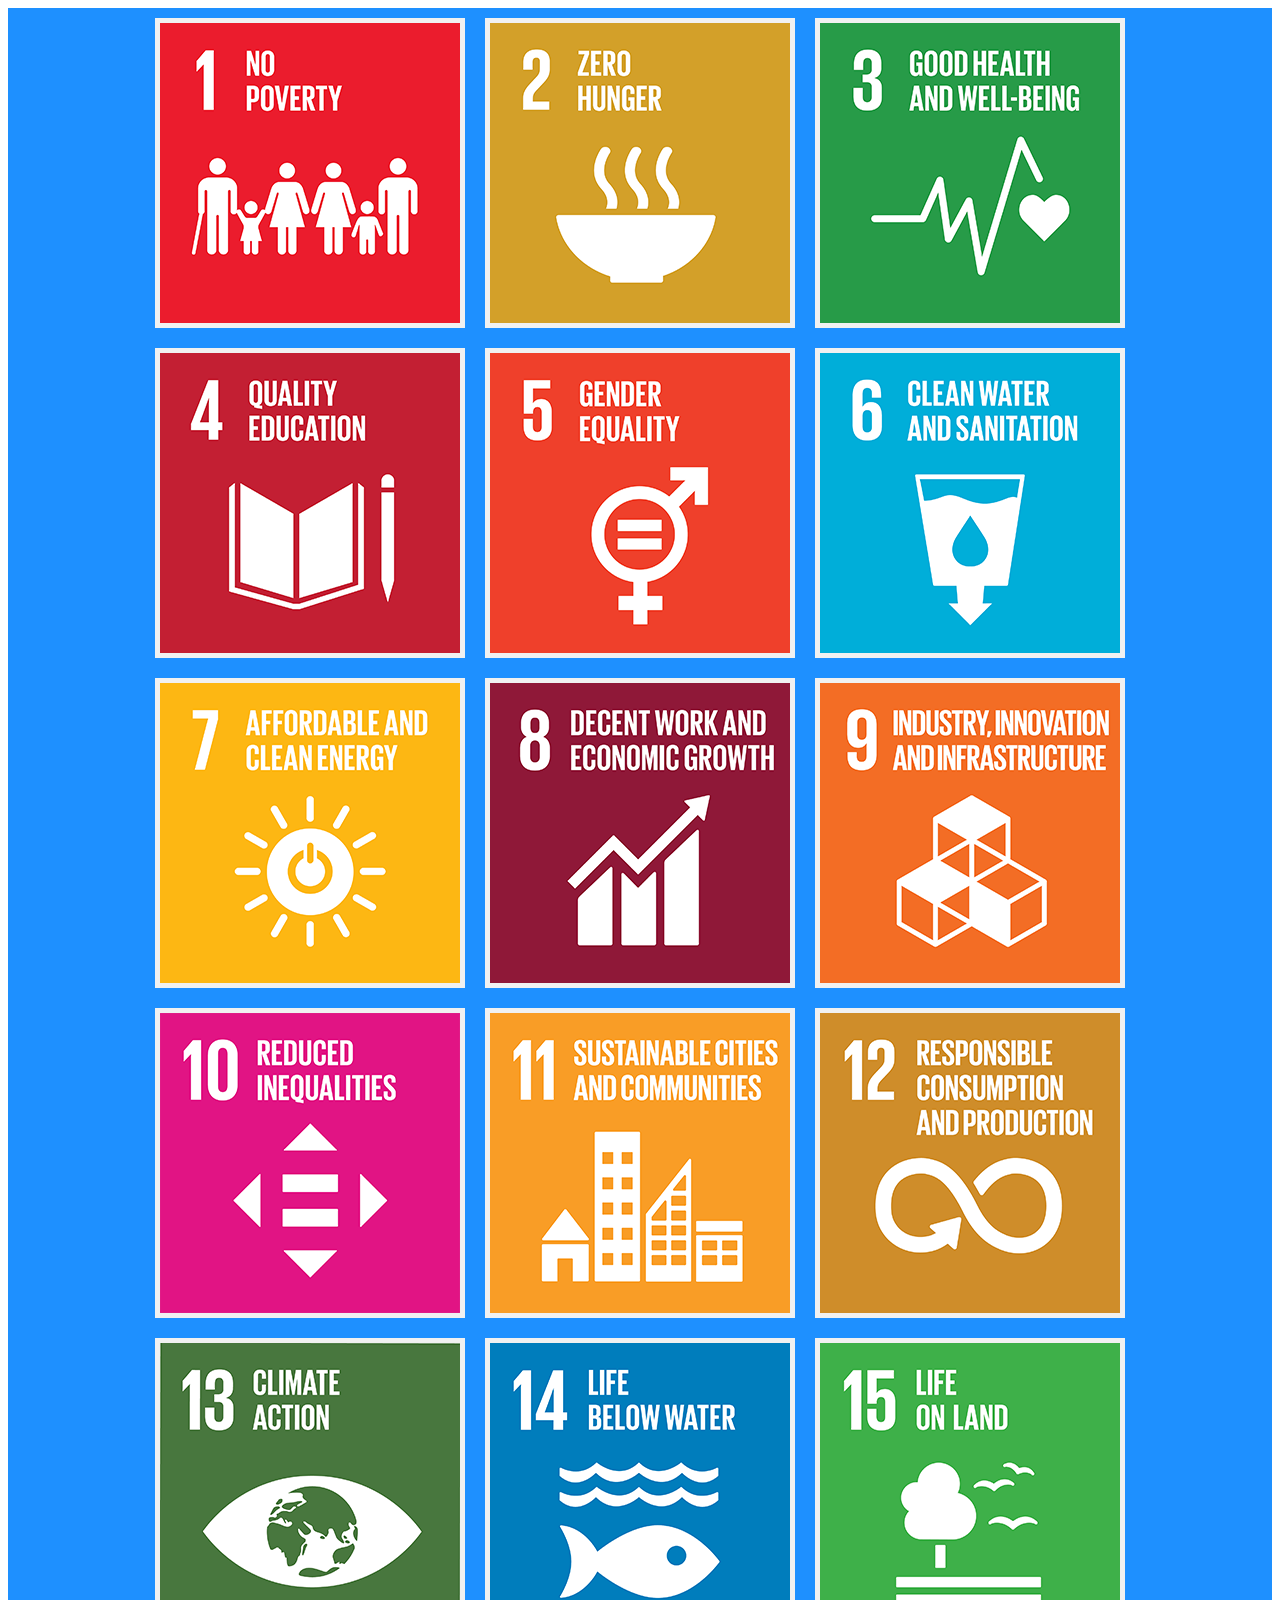
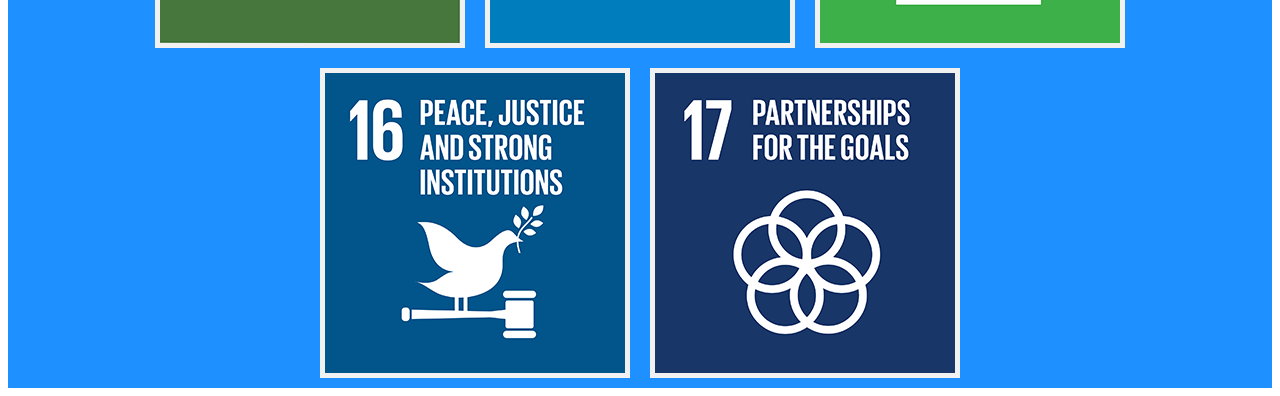
<file: Activity 1 work/ungoalstep5.html>
<!DOCTYPE html>
<html>
<head>
  <title>UN Goals Step 4</title>

<style>
 body {
  font-family: Arial, Helvetica, sans-serif;
}

.flip-box {
  background-color: transparent;
  width: 300px;
  height: 300px;
  perspective: 1000px;
}

.flip-box-inner {
  position: relative;
  width: 100%;
  height: 100%;
  text-align: center;
  transition: transform 0.8s;
  transform-style: preserve-3d;
}

.flip-box:hover .flip-box-inner {
  transform: rotateY(180deg);
}

.flip-box-front, .flip-box-back {
  position: absolute;
  width: 100%;
  height: 100%;
  backface-visibility: hidden;
}

.flip-box-front {
  background-color: #bbb;
  color: black;
}

.flip-box-back {
  background-color: dodgerblue;
  color: white;
  transform: rotateY(180deg);
}

.flip-box:hover .flip-box-inner {
  transform: rotateX(180deg);
}

.flip-box-back {
  transform: rotateX(180deg);
}
  .flex-container {
    display: flex;
    flex-wrap: wrap;
    background-color: DodgerBlue;
    align-content: center;    
    justify-content: center;
  }
  .flex-container > div {
    background-color: #f1f1f1;
    margin: 10px;
    padding: 5px;
    font-size: 30px;
  }
</style>


</head>
<body>

<div class = "flex-container">
	<div class="flip-box">
	  <div class="flip-box-inner">
	    <div class="flip-box-front">
	      <img src="UNimages/UN1.png" alt="Avatar" style="width:300px; height:300px;"/>
	    </div>
	    <div class="flip-box-back"= style="background-color:#EB1C23">
	      <h3>No Poverty</h3>
	      <p>What causes the imbalance of wages in today's society?</p>
	    </div>
	  </div>
	</div>





	<div class="flip-box">
	  <div class="flip-box-inner">
	    <div class="flip-box-front">
	      <img src="UNimages/UN2.png" alt="Avatar" style="width:300px; height:300px;"/>
	    </div>
	    <div class="flip-box-back" style="background-color:#D3A029">
	      <h3>Zero Hunger</h3>
	      <p>What effective methods can we use to reduce hunger today?</p>
	    </div>
	  </div>
	</div>





	<div class="flip-box">
	  <div class="flip-box-inner">
	    <div class="flip-box-front">
	      <img src="UNimages/UN3.png" alt="Avatar" style="width:300px; height:300px;"/>
	    </div>
	    <div class="flip-box-back" style="background-color:#279B48">
	      <h3>Good Health and Well-Being</h3>
	      <p>How can we battle life threatening diseases like obesity?</p>
	    </div>
	  </div>
	</div>


	<div class="flip-box">
	  <div class="flip-box-inner">
	    <div class="flip-box-front">
	      <img src="UNimages/UN4.png" alt="Avatar" style="width:300px; height:300px;"/>
	    </div>
	    <div class="flip-box-back" style="background-color:#C31F33">
	      <h3>Quality Education</h3>
	      <p>How can we provide quality education in large numbers without a large cost</p>
	    </div>
	  </div>
	</div>


	<div class="flip-box">
	  <div class="flip-box-inner">
	    <div class="flip-box-front">
	      <img src="UNimages/UN5.png" alt="Avatar" style="width:300px; height:300px;"/>
	    </div>
	    <div class="flip-box-back" style="background-color:#EF402B">
	      <h3>Gender Equality</h3>
	      <p>How can we make all genders equal?</p>
	    </div>
	  </div>
	</div>


	<div class="flip-box">
	  <div class="flip-box-inner">
	    <div class="flip-box-front">
	      <img src="UNimages/UN6.png" alt="Avatar" style="width:300px; height:300px;"/>
	    </div>
	    <div class="flip-box-back" style="background-color:#00AED9">
	      <h3>Clean Water and Sanitation</h3>
	      <p>How can we sanitize water but not waste or use fossill fuels?</p>
	    </div>
	  </div>
	</div>


	<div class="flip-box">
	  <div class="flip-box-inner">
	    <div class="flip-box-front">
	      <img src="UNimages/UN7.png" alt="Avatar" style="width:300px; height:300px;"/>
	    </div>
	    <div class="flip-box-back" style="background-color:#F99D26">
	      <h3>Affordavle and Clean Energy</h3>
	      <p>How can we save the environment but still make sure that we aren't harming the environment?</p>
	    </div>
	  </div>
	</div>


	<div class="flip-box">
	  <div class="flip-box-inner">
	    <div class="flip-box-front">
	      <img src="UNimages/UN8.png" alt="Avatar" style="width:300px; height:300px;"/>
	    </div>
	    <div class="flip-box-back" style="background-color:#8F1838">
	      <h3>Decent Work and Economic Growth</h3>
	      <p>How can we provide jobs to everyone and reduce the level of unempoloyment?</p>
	    </div>
	  </div>
	</div>


	<div class="flip-box">
	  <div class="flip-box-inner">
	    <div class="flip-box-front">
	      <img src="UNimages/UN9.png" alt="Avatar" style="width:300px; height:300px;"/>
	    </div>
	    <div class="flip-box-back" style="background-color:#F36D2F">
	      <h3>Industry, Innovation and Infrastructure</h3>
	      <p>How can we innovate and not harm the environment?</p>
	    </div>
	  </div>
	</div>

	 <div class="flip-box">
	  <div class="flip-box-inner">
	    <div class="flip-box-front">
	      <img src="UNimages/UN10.png" alt="Avatar" style="width:300px; height:300px;"/>
	    </div>
	    <div class="flip-box-back" style="background-color:#FF1484">
	      <h3>Reduced Inequalities</h3>
	      <p>How can we make everyone equal in today's society?</p>
	    </div>
	  </div>
	</div> 



	 <div class="flip-box">
	  <div class="flip-box-inner">
	    <div class="flip-box-front">
	      <img src="UNimages/UN11.png" alt="Avatar" style="width:300px; height:300px;"/>
	    </div>
	    <div class="flip-box-back" style="background-color:#F99D26">
	      <h3>Sustainable Cities and Communities</h3>
	      <p>How can we innocate today's cities and communities to become sustainable and successful?</p>
	    </div>
	  </div>
	</div> 


	 <div class="flip-box">
	  <div class="flip-box-inner">
	    <div class="flip-box-front">
	      <img src="UNimages/UN12.png" alt="Avatar" style="width:300px; height:300px;"/>
	    </div>
	    <div class="flip-box-back" style="background-color:#CF8D2A">
	      <h3>Responsible Consumption and Production</h3>
	      <p>How can society responsibly manage our rapid consumtion of fossil fuels?</p>
	    </div>
	  </div>
	</div>


	 <div class="flip-box">
	  <div class="flip-box-inner">
	    <div class="flip-box-front">
	      <img src="UNimages/UN13.png" alt="Avatar" style="width:300px; height:300px;"/>
	    </div>
	    <div class="flip-box-back" style="background-color:#48773E">
	      <h3>Climate Action</h3>
	      <p>How can we reduce the amount of non-renewable energy sources?</p>
	    </div>
	  </div>
	</div>


	 <div class="flip-box">
	  <div class="flip-box-inner">
	    <div class="flip-box-front">
	      <img src="UNimages/UN14.png" alt="Avatar" style="width:300px; height:300px;"/>
	    </div>
	    <div class="flip-box-back" style="background-color:#007DBC">
	      <h3>Life Below Water</h3>
	      <p>How can we not destroy the coral reefs and promote seaborne wildlife?</p>
	    </div>
	  </div>
	</div>

	<div class="flip-box">
	  <div class="flip-box-inner">
	    <div class="flip-box-front">
	      <img src="UNimages/UN15.png" alt="Avatar" style="width:300px; height:300px;"/>
	    </div>
	    <div class="flip-box-back" style="background-color:#3EB049">
	      <h3>Life on Land</h3>
	      <p>How can we not destroy animals' habitats?</p>
	    </div>
	  </div>
	</div>

	<div class="flip-box">
	  <div class="flip-box-inner">
	    <div class="flip-box-front">
	      <img src="UNimages/UN16.png" alt="Avatar" style="width:300px; height:300px;"/>
	    </div>
	    <div class="flip-box-back" style="background-color:#02558B">
	      <h3>Peace, Justice and Strong Institutions</h3>
	      <p>How can we not engage in conflict today?</p>
	    </div>
	  </div>
	</div>

	<div class="flip-box">
	  <div class="flip-box-inner">
	    <div class="flip-box-front">
	      <img src="UNimages/UN17.png" alt="Avatar" style="width:300px; height:300px;"/>
	    </div>
	    <div class="flip-box-back" style="background-color:#183668">
	      <h3>Partnerships For the Goals</h3>
	      <p>How can we create partnerships for the goals we want to achieve?</p>
	    </div>
	  </div>
	</div>
</div>
</body>
</html>
</file>
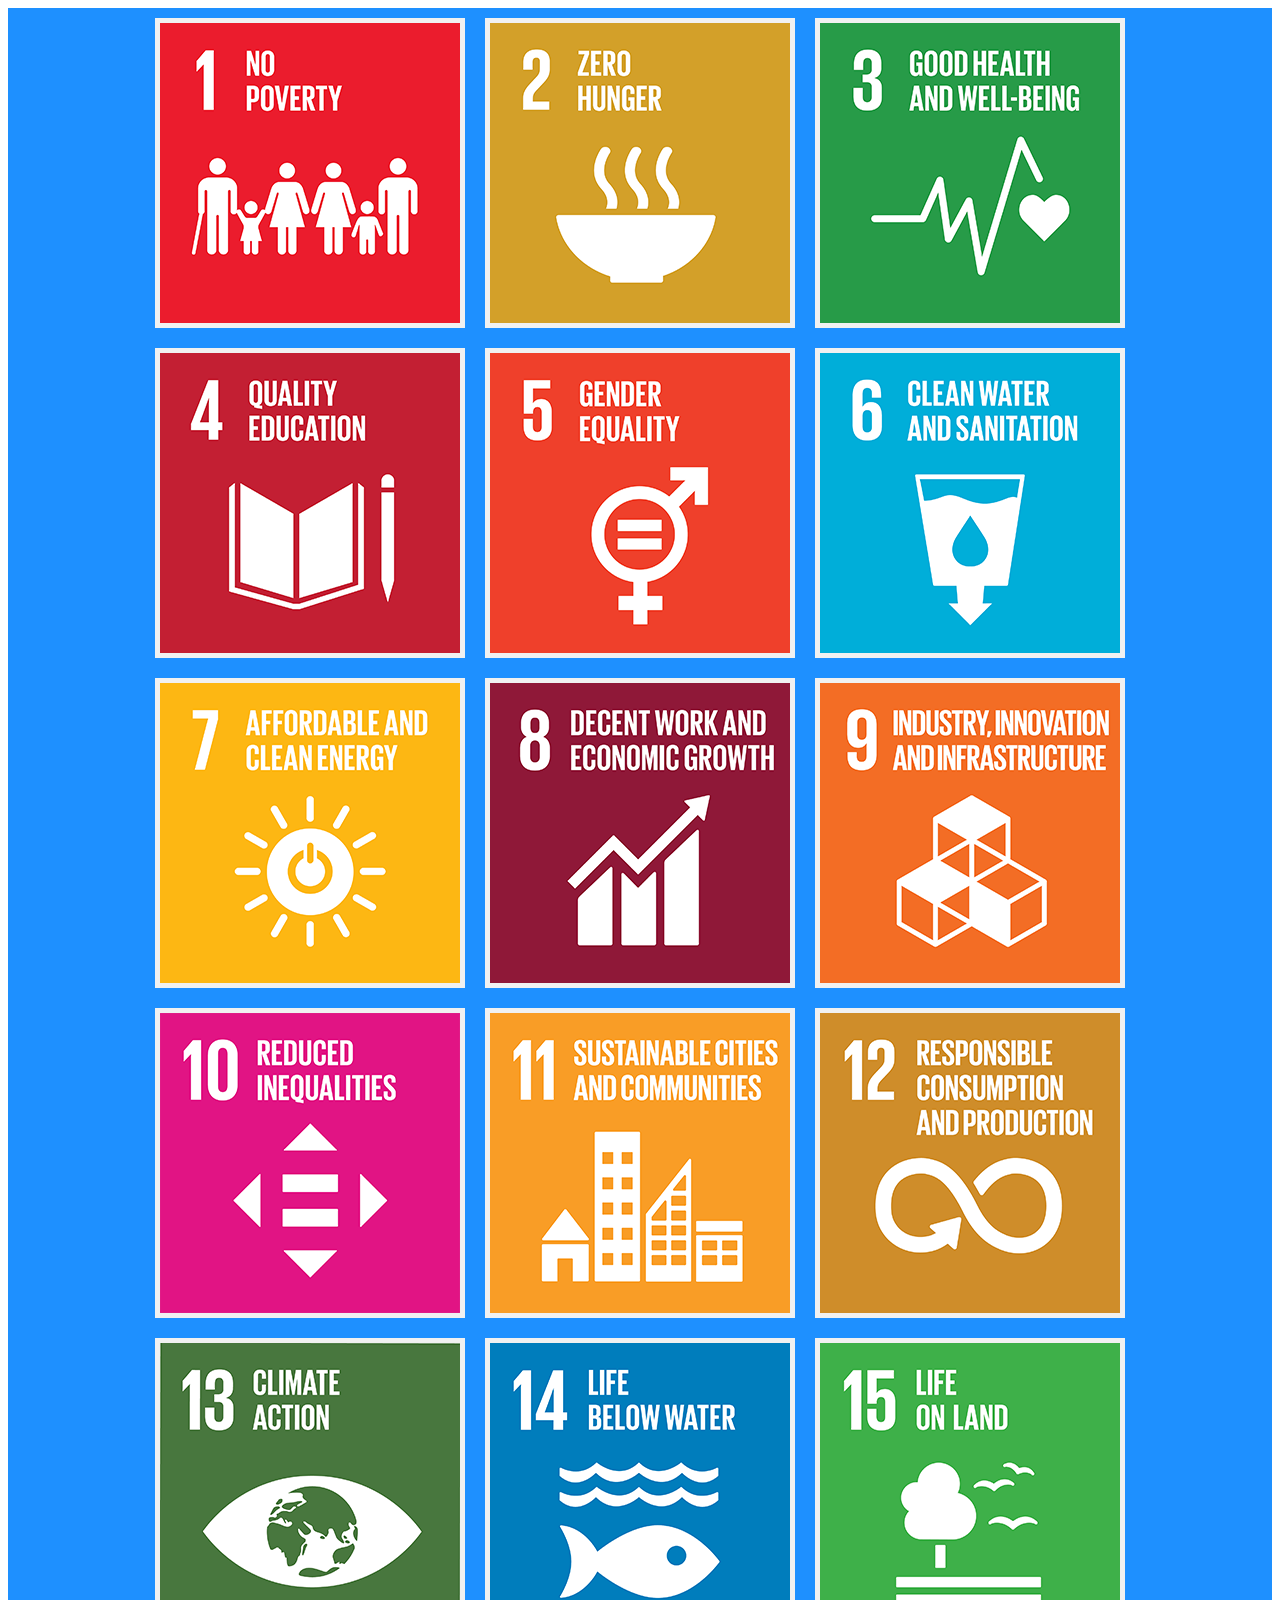
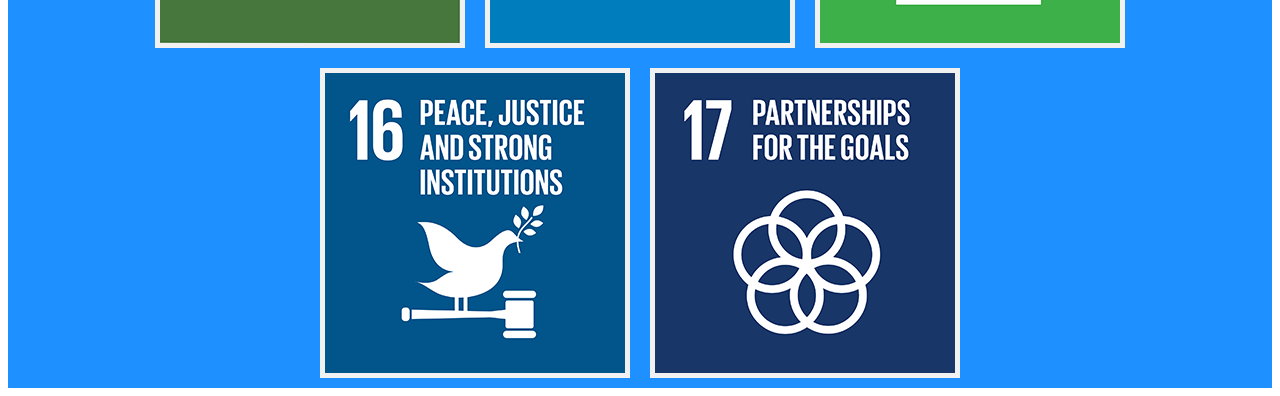
<file: Activity 1 work/ununngoalstep4.html>
<!DOCTYPE html>
<html>
<head>
  <title>UN Goals Step 4</title>

<style>
 body {
  font-family: Arial, Helvetica, sans-serif;
}

.flip-box {
  background-color: transparent;
  width: 300px;
  height: 300px;
  perspective: 1000px;
}

.flip-box-inner {
  position: relative;
  width: 100%;
  height: 100%;
  text-align: center;
  transition: transform 0.8s;
  transform-style: preserve-3d;
}

.flip-box:hover .flip-box-inner {
  transform: rotateY(180deg);
}

.flip-box-front, .flip-box-back {
  position: absolute;
  width: 100%;
  height: 100%;
  backface-visibility: hidden;
}

.flip-box-front {
  background-color: #bbb;
  color: black;
}

.flip-box-back {
  background-color: dodgerblue;
  color: white;
  transform: rotateY(180deg);
}

.flip-box:hover .flip-box-inner {
  transform: rotateX(180deg);
}

.flip-box-back {
  transform: rotateX(180deg);
}
  .flex-container {
    display: flex;
    flex-wrap: wrap;
    background-color: DodgerBlue;
    align-content: center;    
    justify-content: center;
  }
  .flex-container > div {
    background-color: #f1f1f1;
    margin: 10px;
    padding: 5px;
    font-size: 30px;
  }
</style>


</head>
<body>

<div class = "flex-container">
	<div class="flip-box">
	  <div class="flip-box-inner">
	    <div class="flip-box-front">
	      <img src="UNimages/UN1.png" alt="Avatar" style="width:300px; height:300px;"/>
	    </div>
	    <div class="flip-box-back"= style="background-color:#EB1C23">
	      <h3>No Poverty</h3>
	      <p>What causes the imbalance of wages in today's society?</p>
	    </div>
	  </div>
	</div>





	<div class="flip-box">
	  <div class="flip-box-inner">
	    <div class="flip-box-front">
	      <img src="UNimages/UN2.png" alt="Avatar" style="width:300px; height:300px;"/>
	    </div>
	    <div class="flip-box-back" style="background-color:#D3A029">
	      <h3>Zero Hunger</h3>
	      <p>What effective methods can we use to reduce hunger today?</p>
	    </div>
	  </div>
	</div>





	<div class="flip-box">
	  <div class="flip-box-inner">
	    <div class="flip-box-front">
	      <img src="UNimages/UN3.png" alt="Avatar" style="width:300px; height:300px;"/>
	    </div>
	    <div class="flip-box-back" style="background-color:#279B48">
	      <h3>Good Health and Well-Being</h3>
	      <p>How can we battle life threatening diseases like obesity?</p>
	    </div>
	  </div>
	</div>


	<div class="flip-box">
	  <div class="flip-box-inner">
	    <div class="flip-box-front">
	      <img src="UNimages/UN4.png" alt="Avatar" style="width:300px; height:300px;"/>
	    </div>
	    <div class="flip-box-back" style="background-color:#C31F33">
	      <h3>Quality Education</h3>
	      <p>How can we provide quality education in large numbers without a large cost</p>
	    </div>
	  </div>
	</div>


	<div class="flip-box">
	  <div class="flip-box-inner">
	    <div class="flip-box-front">
	      <img src="UNimages/UN5.png" alt="Avatar" style="width:300px; height:300px;"/>
	    </div>
	    <div class="flip-box-back" style="background-color:#EF402B">
	      <h3>Gender Equality</h3>
	      <p>How can we make all genders equal?</p>
	    </div>
	  </div>
	</div>


	<div class="flip-box">
	  <div class="flip-box-inner">
	    <div class="flip-box-front">
	      <img src="UNimages/UN6.png" alt="Avatar" style="width:300px; height:300px;"/>
	    </div>
	    <div class="flip-box-back" style="background-color:#00AED9">
	      <h3>Clean Water and Sanitation</h3>
	      <p>How can we sanitize water but not waste or use fossill fuels?</p>
	    </div>
	  </div>
	</div>


	<div class="flip-box">
	  <div class="flip-box-inner">
	    <div class="flip-box-front">
	      <img src="UNimages/UN7.png" alt="Avatar" style="width:300px; height:300px;"/>
	    </div>
	    <div class="flip-box-back" style="background-color:#F99D26">
	      <h3>Affordavle and Clean Energy</h3>
	      <p>How can we save the environment but still make sure that we aren't harming the environment?</p>
	    </div>
	  </div>
	</div>


	<div class="flip-box">
	  <div class="flip-box-inner">
	    <div class="flip-box-front">
	      <img src="UNimages/UN8.png" alt="Avatar" style="width:300px; height:300px;"/>
	    </div>
	    <div class="flip-box-back" style="background-color:#8F1838">
	      <h3>Decent Work and Economic Growth</h3>
	      <p>How can we provide jobs to everyone and reduce the level of unempoloyment?</p>
	    </div>
	  </div>
	</div>


	<div class="flip-box">
	  <div class="flip-box-inner">
	    <div class="flip-box-front">
	      <img src="UNimages/UN9.png" alt="Avatar" style="width:300px; height:300px;"/>
	    </div>
	    <div class="flip-box-back" style="background-color:#F36D2F">
	      <h3>Industry, Innovation and Infrastructure</h3>
	      <p>How can we innovate and not harm the environment?</p>
	    </div>
	  </div>
	</div>

	 <div class="flip-box">
	  <div class="flip-box-inner">
	    <div class="flip-box-front">
	      <img src="UNimages/UN10.png" alt="Avatar" style="width:300px; height:300px;"/>
	    </div>
	    <div class="flip-box-back" style="background-color:#FF1484">
	      <h3>Reduced Inequalities</h3>
	      <p>How can we make everyone equal in today's society?</p>
	    </div>
	  </div>
	</div> 



	 <div class="flip-box">
	  <div class="flip-box-inner">
	    <div class="flip-box-front">
	      <img src="UNimages/UN11.png" alt="Avatar" style="width:300px; height:300px;"/>
	    </div>
	    <div class="flip-box-back" style="background-color:#F99D26">
	      <h3>Sustainable Cities and Communities</h3>
	      <p>How can we innocate today's cities and communities to become sustainable and successful?</p>
	    </div>
	  </div>
	</div> 


	 <div class="flip-box">
	  <div class="flip-box-inner">
	    <div class="flip-box-front">
	      <img src="UNimages/UN12.png" alt="Avatar" style="width:300px; height:300px;"/>
	    </div>
	    <div class="flip-box-back" style="background-color:#CF8D2A">
	      <h3>Responsible Consumption and Production</h3>
	      <p>How can society responsibly manage our rapid consumtion of fossil fuels?</p>
	    </div>
	  </div>
	</div>


	 <div class="flip-box">
	  <div class="flip-box-inner">
	    <div class="flip-box-front">
	      <img src="UNimages/UN13.png" alt="Avatar" style="width:300px; height:300px;"/>
	    </div>
	    <div class="flip-box-back" style="background-color:#48773E">
	      <h3>Climate Action</h3>
	      <p>How can we reduce the amount of non-renewable energy sources?</p>
	    </div>
	  </div>
	</div>


	 <div class="flip-box">
	  <div class="flip-box-inner">
	    <div class="flip-box-front">
	      <img src="UNimages/UN14.png" alt="Avatar" style="width:300px; height:300px;"/>
	    </div>
	    <div class="flip-box-back" style="background-color:#007DBC">
	      <h3>Life Below Water</h3>
	      <p>How can we not destroy the coral reefs and promote seaborne wildlife?</p>
	    </div>
	  </div>
	</div>

	<div class="flip-box">
	  <div class="flip-box-inner">
	    <div class="flip-box-front">
	      <img src="UNimages/UN15.png" alt="Avatar" style="width:300px; height:300px;"/>
	    </div>
	    <div class="flip-box-back" style="background-color:#3EB049">
	      <h3>Life on Land</h3>
	      <p>How can we not destroy animals' habitats?</p>
	    </div>
	  </div>
	</div>

	<div class="flip-box">
	  <div class="flip-box-inner">
	    <div class="flip-box-front">
	      <img src="UNimages/UN16.png" alt="Avatar" style="width:300px; height:300px;"/>
	    </div>
	    <div class="flip-box-back" style="background-color:#02558B">
	      <h3>Peace, Justice and Strong Institutions</h3>
	      <p>How can we not engage in conflict today?</p>
	    </div>
	  </div>
	</div>

	<div class="flip-box">
	  <div class="flip-box-inner">
	    <div class="flip-box-front">
	      <img src="UNimages/UN17.png" alt="Avatar" style="width:300px; height:300px;"/>
	    </div>
	    <div class="flip-box-back" style="background-color:#183668">
	      <h3>Partnerships For the Goals</h3>
	      <p>How can we create partnerships for the goals we want to achieve?</p>
	    </div>
	  </div>
	</div>
</div>
</body>
</html>
</file>
<file: style-ek.css>
body {
      margin: 0;
      font-family: Arial, Helvetica, sans-serif;
    }

    .top-container {
      background-color: #f1f1f1;
      padding: 30px;
      text-align: center;
    }

    .header {
      padding: 10px 16px;
      background: #555;
      color: #f1f1f1;
    }

    .content {
      padding: 16px;
    }

    .sticky {
      position: fixed;
      top: 0;
      width: 100%;
    }

    .sticky + .content {
      padding-top: 102px;
    }

    .parallax { 
      /* The image used */
      background-image: url("life.jpg");
      height:1000px;

      /* Create the parallax scrolling effect */
      background-attachment: fixed;
      background-position: center;
      background-repeat: no-repeat;
      background-size: cover;
    }









.flip-box {
  background-color: transparent;
  width: 500px;
  height: 500px;
  perspective: 1000px;
}

.flip-box-inner {
  position: relative;
  width: 100%;
  height: 100%;
  text-align: center;
  transition: transform 0.8s;
  transform-style: preserve-3d;
}

.flip-box:hover .flip-box-inner {
  transform: rotateY(180deg);
}

.flip-box-front, .flip-box-back {
  position: absolute;
  width: 100%;
  height: 100%;
  backface-visibility: hidden;
}

.flip-box-front {
  background-color: #bbb;
  color: black;
}

.flip-box-back {
  background-color: dodgerblue;
  color: white;
  transform: rotateY(180deg);
}

.flip-box:hover .flip-box-inner {
  transform: rotateX(180deg);
}

.flip-box-back {
  transform: rotateX(180deg);
}
  .flex-container {
    display: flex;
    flex-wrap: wrap;
    background-color: DodgerBlue;
    align-content: center;    
    justify-content: center;
  }
  .flex-container > div {
    background-color: #f1f1f1;
    margin: 10px;
    padding: 5px;
    font-size: 30px;
  }
</file>
